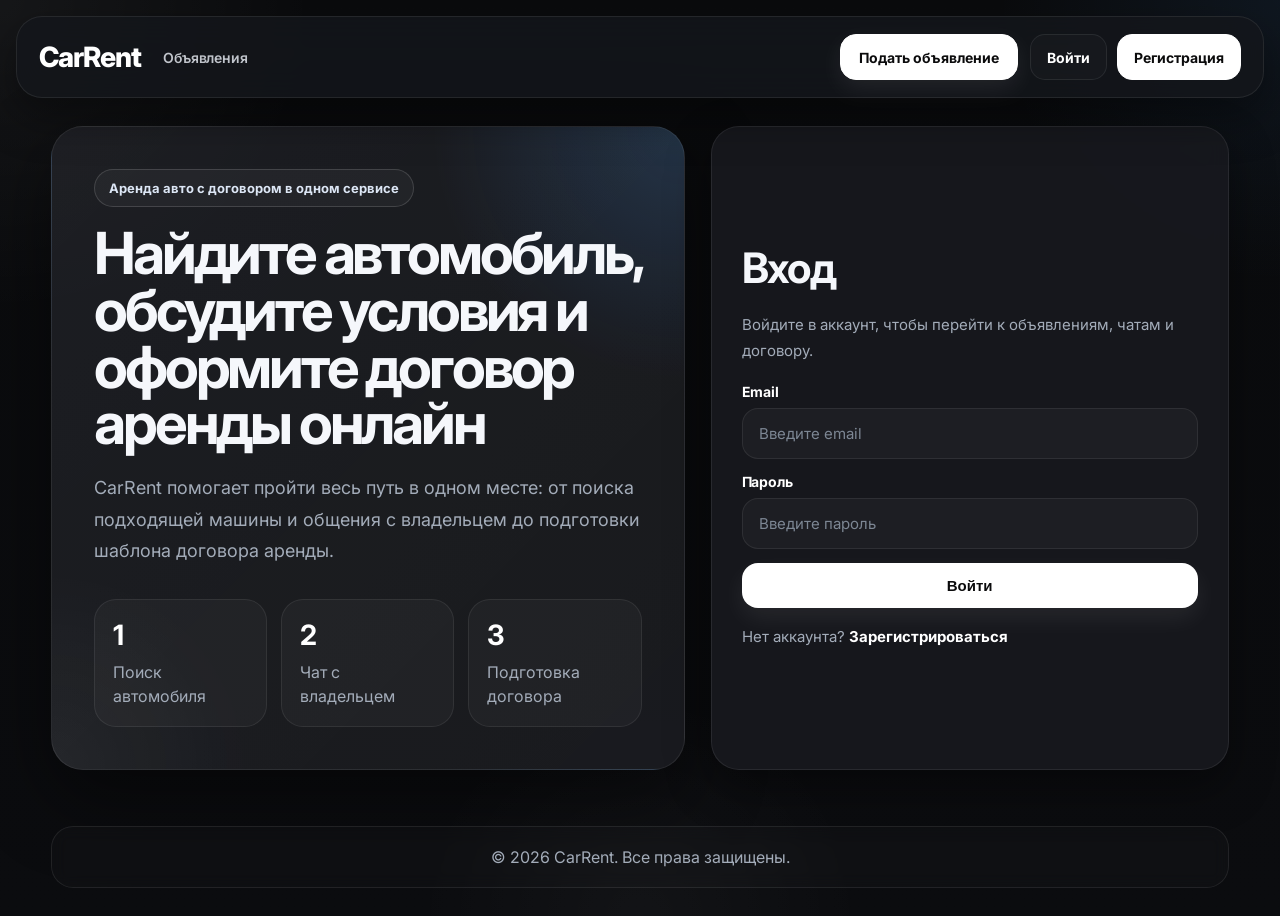
<file: car-rent-site2.0/index.html>
<!DOCTYPE html>
<html lang="ru">
<head>
    <meta charset="UTF-8">
    <meta name="viewport" content="width=device-width, initial-scale=1.0">
    <title>CarRent - Вход</title>
    <link rel="stylesheet" href="style.css">
    <link rel="preconnect" href="https://fonts.googleapis.com">
    <link rel="preconnect" href="https://fonts.gstatic.com" crossorigin>
    <link href="https://fonts.googleapis.com/css2?family=Inter:wght@400;500;600;700;800&display=swap" rel="stylesheet">
</head>
<body>

<header class="site-header">
    <div class="header-inner">
        <a href="listings.html" class="logo">CarRent</a>

        <nav class="main-nav">
            <a href="listings.html" class="nav-link">Объявления</a>
        </nav>

        <div class="header-actions">
            <a href="add-car.html" class="header-add-btn">Подать объявление</a>

            <div class="guest-actions">
                <a href="index.html" class="guest-link">Войти</a>
                <a href="register.html" class="guest-link guest-link-primary">Регистрация</a>
            </div>
        </div>
    </div>
</header>

<div class="container">
    <section class="hero-auth">
        <div class="hero-auth__content">
            <div class="hero-auth__badge">Аренда авто с договором в одном сервисе</div>

            <h1>Найдите автомобиль, обсудите условия и оформите договор аренды онлайн</h1>

            <p>
                CarRent помогает пройти весь путь в одном месте:
                от поиска подходящей машины и общения с владельцем
                до подготовки шаблона договора аренды.
            </p>

            <div class="hero-auth__features">
                <div class="hero-auth__feature">
                    <strong>1</strong>
                    <span>Поиск автомобиля</span>
                </div>
                <div class="hero-auth__feature">
                    <strong>2</strong>
                    <span>Чат с владельцем</span>
                </div>
                <div class="hero-auth__feature">
                    <strong>3</strong>
                    <span>Подготовка договора</span>
                </div>
            </div>
        </div>

        <div class="hero-auth__form form-box">
            <div class="page-top">
                <h1>Вход</h1>
            </div>

            <p class="page-desc" style="margin-bottom: 20px;">
                Войдите в аккаунт, чтобы перейти к объявлениям, чатам и договору.
            </p>

            <form>
                <label for="loginEmail">Email</label>
                <input id="loginEmail" name="email" type="email" placeholder="Введите email">

                <label for="loginPassword">Пароль</label>
                <input id="loginPassword" name="password" type="password" placeholder="Введите пароль">

                <button type="submit" class="btn" style="width: 100%;">Войти</button>
            </form>

            <p class="form-note" style="margin-top: 16px;">
                Нет аккаунта?
                <a href="register.html" style="color: #fff; font-weight: 700;">Зарегистрироваться</a>
            </p>
        </div>
    </section>
</div>

<div class="footer">© 2026 CarRent. Все права защищены.</div>

</body>
</html>
</file>
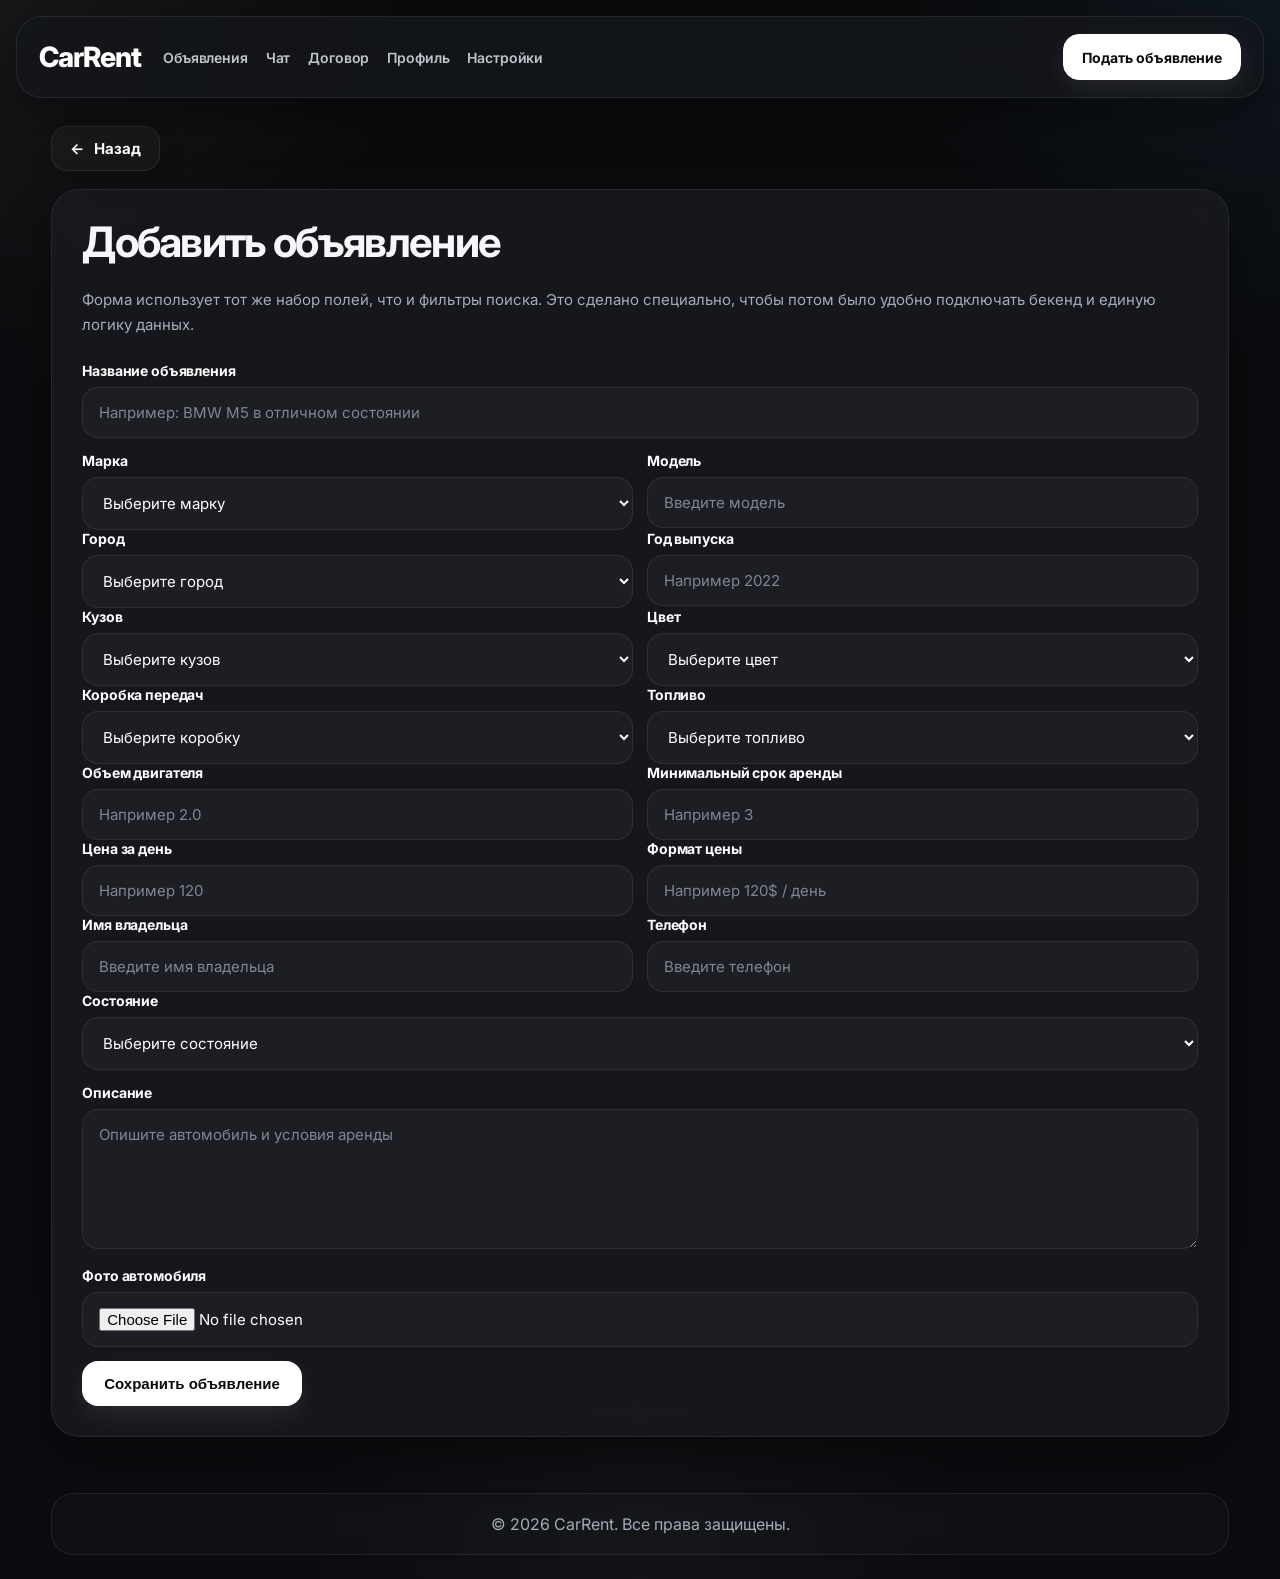
<file: car-rent-site2.0/add-car.html>
<!DOCTYPE html>
<html lang="ru">
<head>
    <meta charset="UTF-8">
    <meta name="viewport" content="width=device-width, initial-scale=1.0">
    <title>CarRent - Добавить объявление</title>
    <link rel="stylesheet" href="style.css">
    <link rel="preconnect" href="https://fonts.googleapis.com">
    <link rel="preconnect" href="https://fonts.gstatic.com" crossorigin>
    <link href="https://fonts.googleapis.com/css2?family=Inter:wght@400;500;600;700;800&display=swap" rel="stylesheet">
</head>
<body>

<header class="site-header">
    <div class="header-inner">
        <a href="listings.html" class="logo">CarRent</a>

        <nav class="main-nav">
            <a href="listings.html" class="nav-link">Объявления</a>
            <a href="chat.html" class="nav-link">Чат</a>
            <a href="contract.html" class="nav-link">Договор</a>
            <a href="profile.html" class="nav-link">Профиль</a>
            <a href="settings.html" class="nav-link">Настройки</a>
        </nav>

        <div class="header-actions">
            <a href="add-car.html" class="header-add-btn">Подать объявление</a>
        </div>
    </div>
</header>

<div class="container">
    <div class="back-row">
        <a href="javascript:history.back()" class="back-button">
            <span>←</span>
            <span>Назад</span>
        </a>
    </div>

    <section class="add-car-box">
        <div class="page-top">
            <h1>Добавить объявление</h1>
        </div>

        <p class="page-desc" style="margin-bottom: 24px;">
            Форма использует тот же набор полей, что и фильтры поиска. Это сделано специально,
            чтобы потом было удобно подключать бекенд и единую логику данных.
        </p>

        <form>
            <label for="carTitle">Название объявления</label>
            <input id="carTitle" name="title" type="text" placeholder="Например: BMW M5 в отличном состоянии">

            <div class="form-grid">
                <div>
                    <label for="carBrand">Марка</label>
                    <select id="carBrand" name="brand">
                        <option value="">Выберите марку</option>
                        <option>BMW</option>
                        <option>Audi</option>
                        <option>Mercedes</option>
                        <option>Toyota</option>
                        <option>Kia</option>
                        <option>Hyundai</option>
                        <option>Lexus</option>
                    </select>
                </div>

                <div>
                    <label for="carModel">Модель</label>
                    <input id="carModel" name="model" type="text" placeholder="Введите модель">
                </div>
            </div>

            <div class="form-grid">
                <div>
                    <label for="carCity">Город</label>
                    <select id="carCity" name="city">
                        <option value="">Выберите город</option>
                        <option>Ереван</option>
                        <option>Гюмри</option>
                        <option>Ванадзор</option>
                    </select>
                </div>

                <div>
                    <label for="carYear">Год выпуска</label>
                    <input id="carYear" name="year" type="number" placeholder="Например 2022">
                </div>
            </div>

            <div class="form-grid">
                <div>
                    <label for="carBodyType">Кузов</label>
                    <select id="carBodyType" name="body_type">
                        <option value="">Выберите кузов</option>
                        <option>Седан</option>
                        <option>Кроссовер</option>
                        <option>Внедорожник</option>
                        <option>Купе</option>
                        <option>Хэтчбек</option>
                    </select>
                </div>

                <div>
                    <label for="carColor">Цвет</label>
                    <select id="carColor" name="color">
                        <option value="">Выберите цвет</option>
                        <option>Черный</option>
                        <option>Белый</option>
                        <option>Серый</option>
                        <option>Синий</option>
                        <option>Красный</option>
                    </select>
                </div>
            </div>

            <div class="form-grid">
                <div>
                    <label for="carTransmission">Коробка передач</label>
                    <select id="carTransmission" name="transmission">
                        <option value="">Выберите коробку</option>
                        <option>Автомат</option>
                        <option>Механика</option>
                    </select>
                </div>

                <div>
                    <label for="carFuel">Топливо</label>
                    <select id="carFuel" name="fuel">
                        <option value="">Выберите топливо</option>
                        <option>Бензин</option>
                        <option>Дизель</option>
                        <option>Гибрид</option>
                        <option>Электро</option>
                    </select>
                </div>
            </div>

            <div class="form-grid">
                <div>
                    <label for="carEngine">Объем двигателя</label>
                    <input id="carEngine" name="engine" type="text" placeholder="Например 2.0">
                </div>

                <div>
                    <label for="carMinTerm">Минимальный срок аренды</label>
                    <input id="carMinTerm" name="min_term" type="number" placeholder="Например 3">
                </div>
            </div>

            <div class="form-grid">
                <div>
                    <label for="carPriceNum">Цена за день</label>
                    <input id="carPriceNum" name="price_num" type="number" placeholder="Например 120">
                </div>

                <div>
                    <label for="carPriceText">Формат цены</label>
                    <input id="carPriceText" name="price_text" type="text" placeholder="Например 120$ / день">
                </div>
            </div>

            <div class="form-grid">
                <div>
                    <label for="carOwner">Имя владельца</label>
                    <input id="carOwner" name="owner" type="text" placeholder="Введите имя владельца">
                </div>

                <div>
                    <label for="carPhone">Телефон</label>
                    <input id="carPhone" name="phone" type="text" placeholder="Введите телефон">
                </div>
            </div>

            <label for="carCondition">Состояние</label>
            <select id="carCondition" name="condition">
                <option value="">Выберите состояние</option>
                <option>Отличное</option>
                <option>Хорошее</option>
                <option>Есть недочеты</option>
            </select>

            <label for="carDescription">Описание</label>
            <textarea id="carDescription" name="description" placeholder="Опишите автомобиль и условия аренды"></textarea>

            <label for="carPhoto">Фото автомобиля</label>
            <input id="carPhoto" name="photo" type="file">

            <button type="submit">Сохранить объявление</button>
        </form>
    </section>
</div>

<div class="footer">© 2026 CarRent. Все права защищены.</div>

</body>
</html>
</file>
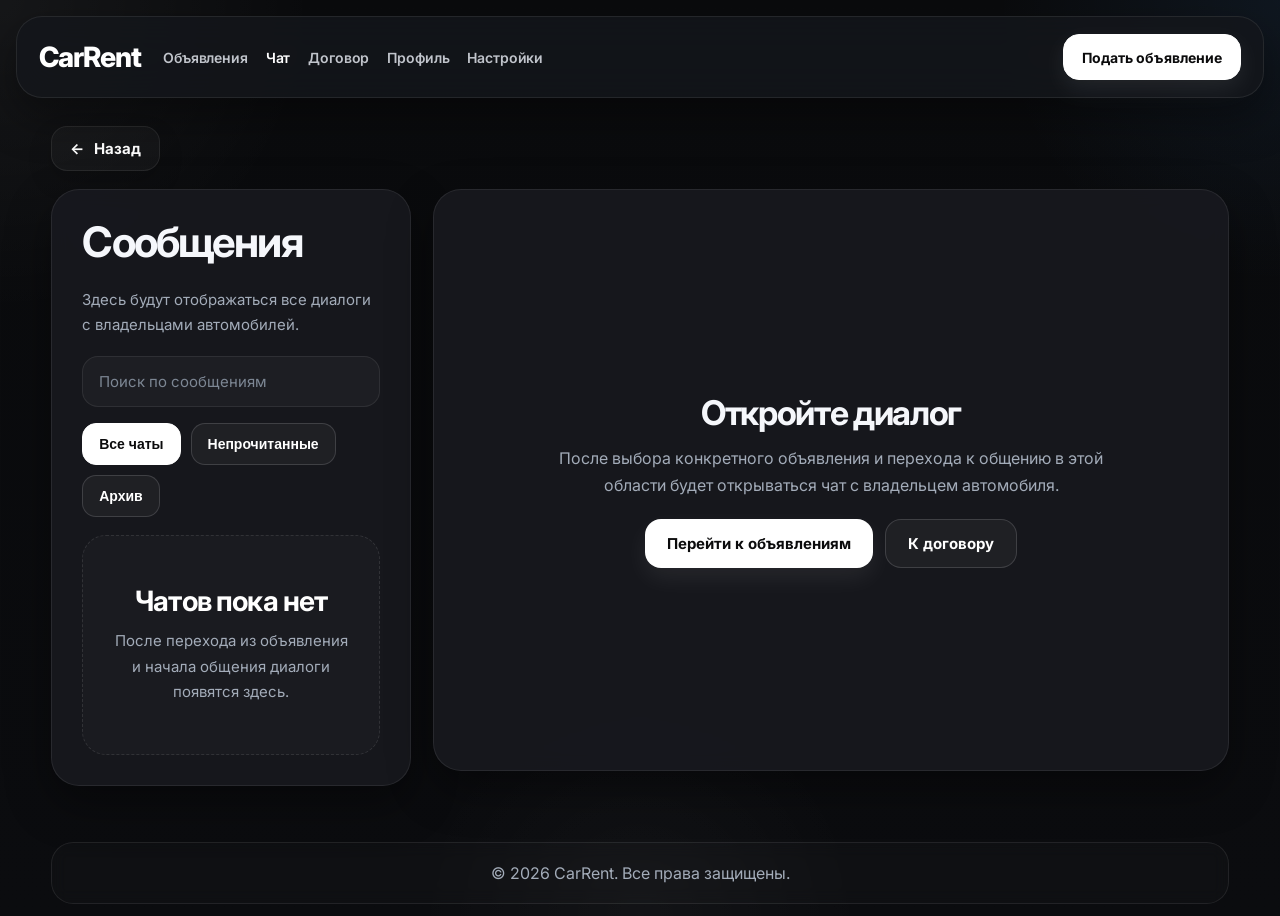
<file: car-rent-site2.0/chat.html>
<!DOCTYPE html>
<html lang="ru">
<head>
    <meta charset="UTF-8">
    <meta name="viewport" content="width=device-width, initial-scale=1.0">
    <title>CarRent - Чат</title>
    <link rel="stylesheet" href="style.css">
    <link rel="preconnect" href="https://fonts.googleapis.com">
    <link rel="preconnect" href="https://fonts.gstatic.com" crossorigin>
    <link href="https://fonts.googleapis.com/css2?family=Inter:wght@400;500;600;700;800&display=swap" rel="stylesheet">
</head>
<body>

<header class="site-header">
    <div class="header-inner">
        <a href="listings.html" class="logo">CarRent</a>

        <nav class="main-nav">
            <a href="listings.html" class="nav-link">Объявления</a>
            <a href="chat.html" class="nav-link active">Чат</a>
            <a href="contract.html" class="nav-link">Договор</a>
            <a href="profile.html" class="nav-link">Профиль</a>
            <a href="settings.html" class="nav-link">Настройки</a>
        </nav>

        <div class="header-actions">
            <a href="add-car.html" class="header-add-btn">Подать объявление</a>
        </div>
    </div>
</header>

<div class="container">
    <div class="back-row">
        <a href="javascript:history.back()" class="back-button">
            <span>←</span>
            <span>Назад</span>
        </a>
    </div>

    <div class="desktop-chat-layout">
        <aside class="desktop-chat-sidebar">
            <section class="desktop-chat-panel">
                <div class="page-top">
                    <h1>Сообщения</h1>
                </div>

                <p class="page-desc" style="margin-bottom: 18px;">
                    Здесь будут отображаться все диалоги с владельцами автомобилей.
                </p>

                <div class="desktop-chat-search">
                    <input type="text" placeholder="Поиск по сообщениям">
                </div>

                <div class="desktop-chat-filters">
                    <button type="button" class="chat-filter-btn active">Все чаты</button>
                    <button type="button" class="chat-filter-btn">Непрочитанные</button>
                    <button type="button" class="chat-filter-btn">Архив</button>
                </div>

                <div class="empty-state small-empty">
                    <h2>Чатов пока нет</h2>
                    <p>После перехода из объявления и начала общения диалоги появятся здесь.</p>
                </div>
            </section>
        </aside>

        <main class="desktop-chat-main">
            <section class="desktop-chat-panel">
                <div class="desktop-chat-placeholder">
                    <h2>Откройте диалог</h2>
                    <p>
                        После выбора конкретного объявления и перехода к общению
                        в этой области будет открываться чат с владельцем автомобиля.
                    </p>

                    <div class="desktop-chat-actions">
                        <a href="listings.html" class="btn">Перейти к объявлениям</a>
                        <a href="contract.html" class="btn btn-outline dark-outline-btn">К договору</a>
                    </div>
                </div>
            </section>
        </main>
    </div>
</div>

<div class="footer">© 2026 CarRent. Все права защищены.</div>

</body>
</html>
</file>
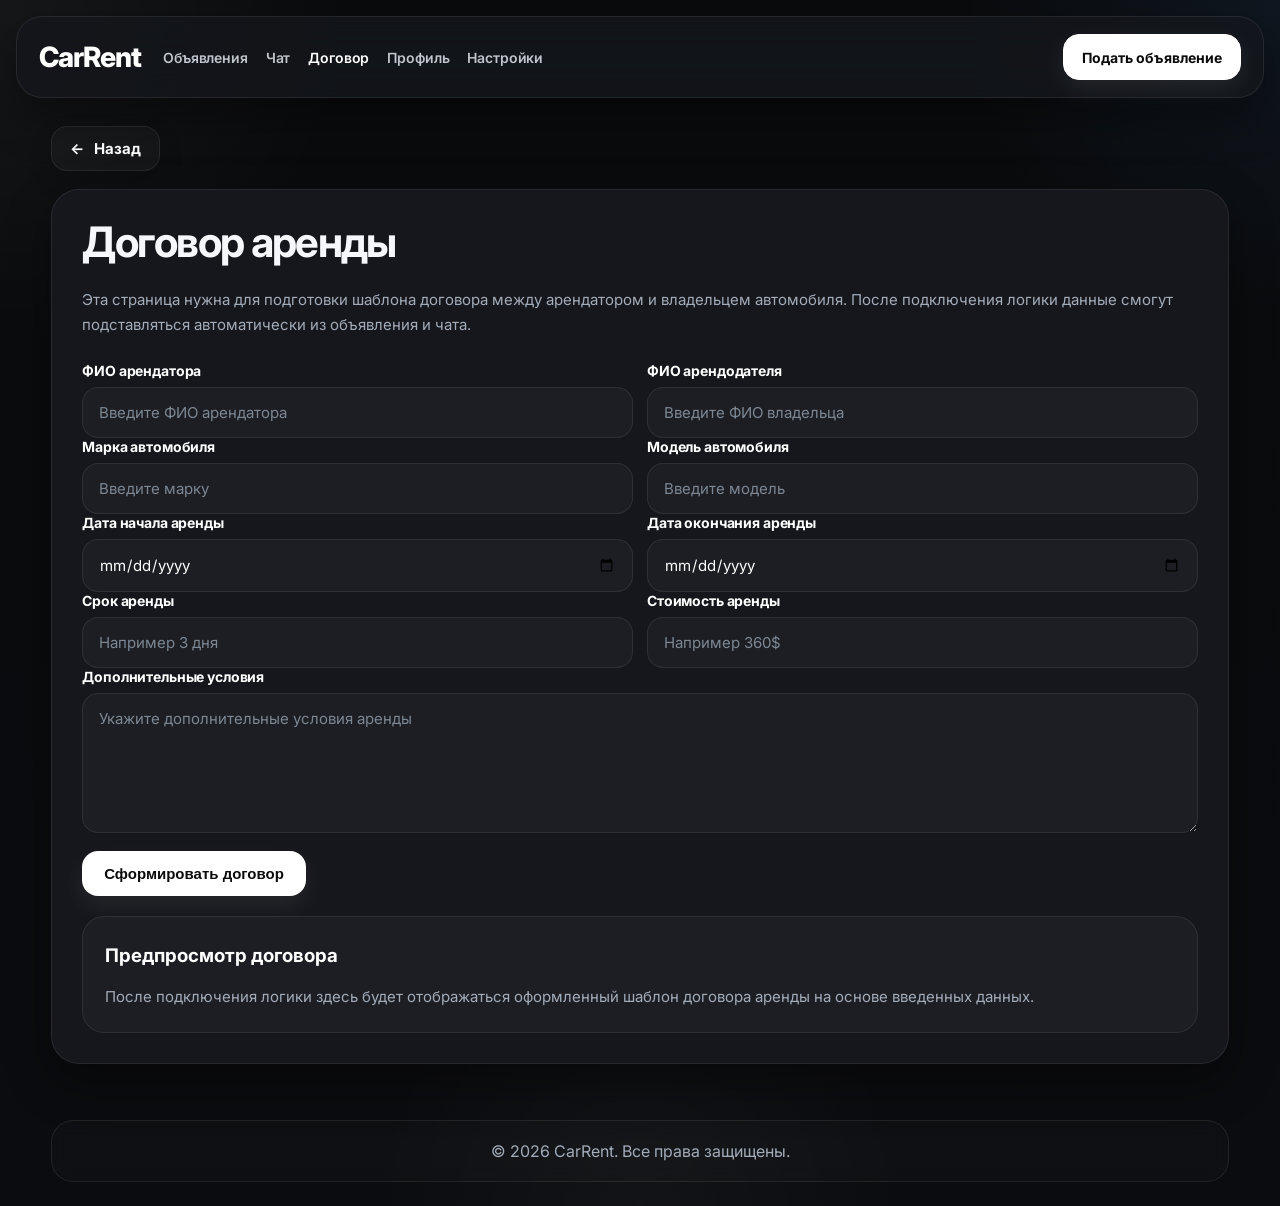
<file: car-rent-site2.0/contract.html>
<!DOCTYPE html>
<html lang="ru">
<head>
    <meta charset="UTF-8">
    <meta name="viewport" content="width=device-width, initial-scale=1.0">
    <title>CarRent - Договор аренды</title>
    <link rel="stylesheet" href="style.css">
    <link rel="preconnect" href="https://fonts.googleapis.com">
    <link rel="preconnect" href="https://fonts.gstatic.com" crossorigin>
    <link href="https://fonts.googleapis.com/css2?family=Inter:wght@400;500;600;700;800&display=swap" rel="stylesheet">
</head>
<body>

<header class="site-header">
    <div class="header-inner">
        <a href="listings.html" class="logo">CarRent</a>

        <nav class="main-nav">
            <a href="listings.html" class="nav-link">Объявления</a>
            <a href="chat.html" class="nav-link">Чат</a>
            <a href="contract.html" class="nav-link active">Договор</a>
            <a href="profile.html" class="nav-link">Профиль</a>
            <a href="settings.html" class="nav-link">Настройки</a>
        </nav>

        <div class="header-actions">
            <a href="add-car.html" class="header-add-btn">Подать объявление</a>
        </div>
    </div>
</header>

<div class="container">
    <div class="back-row">
        <a href="javascript:history.back()" class="back-button">
            <span>←</span>
            <span>Назад</span>
        </a>
    </div>

    <section class="contract-box">
        <div class="page-top">
            <h1>Договор аренды</h1>
        </div>

        <p class="page-desc" style="margin-bottom: 24px;">
            Эта страница нужна для подготовки шаблона договора между арендатором и владельцем автомобиля.
            После подключения логики данные смогут подставляться автоматически из объявления и чата.
        </p>

        <form>
            <div class="form-grid">
                <div>
                    <label for="tenantName">ФИО арендатора</label>
                    <input id="tenantName" name="tenant_name" type="text" placeholder="Введите ФИО арендатора">
                </div>

                <div>
                    <label for="ownerName">ФИО арендодателя</label>
                    <input id="ownerName" name="owner_name" type="text" placeholder="Введите ФИО владельца">
                </div>
            </div>

            <div class="form-grid">
                <div>
                    <label for="carBrand">Марка автомобиля</label>
                    <input id="carBrand" name="car_brand" type="text" placeholder="Введите марку">
                </div>

                <div>
                    <label for="carModel">Модель автомобиля</label>
                    <input id="carModel" name="car_model" type="text" placeholder="Введите модель">
                </div>
            </div>

            <div class="form-grid">
                <div>
                    <label for="rentStart">Дата начала аренды</label>
                    <input id="rentStart" name="rent_start" type="date">
                </div>

                <div>
                    <label for="rentEnd">Дата окончания аренды</label>
                    <input id="rentEnd" name="rent_end" type="date">
                </div>
            </div>

            <div class="form-grid">
                <div>
                    <label for="rentTerm">Срок аренды</label>
                    <input id="rentTerm" name="rent_term" type="text" placeholder="Например 3 дня">
                </div>

                <div>
                    <label for="rentPrice">Стоимость аренды</label>
                    <input id="rentPrice" name="rent_price" type="text" placeholder="Например 360$">
                </div>
            </div>

            <label for="extraConditions">Дополнительные условия</label>
            <textarea id="extraConditions" name="extra_conditions" placeholder="Укажите дополнительные условия аренды"></textarea>

            <button type="submit">Сформировать договор</button>
        </form>

        <div class="contract-preview">
            <h3>Предпросмотр договора</h3>
            <p>
                После подключения логики здесь будет отображаться оформленный шаблон договора аренды
                на основе введенных данных.
            </p>
        </div>
    </section>
</div>

<div class="footer">© 2026 CarRent. Все права защищены.</div>

</body>
</html>
</file>
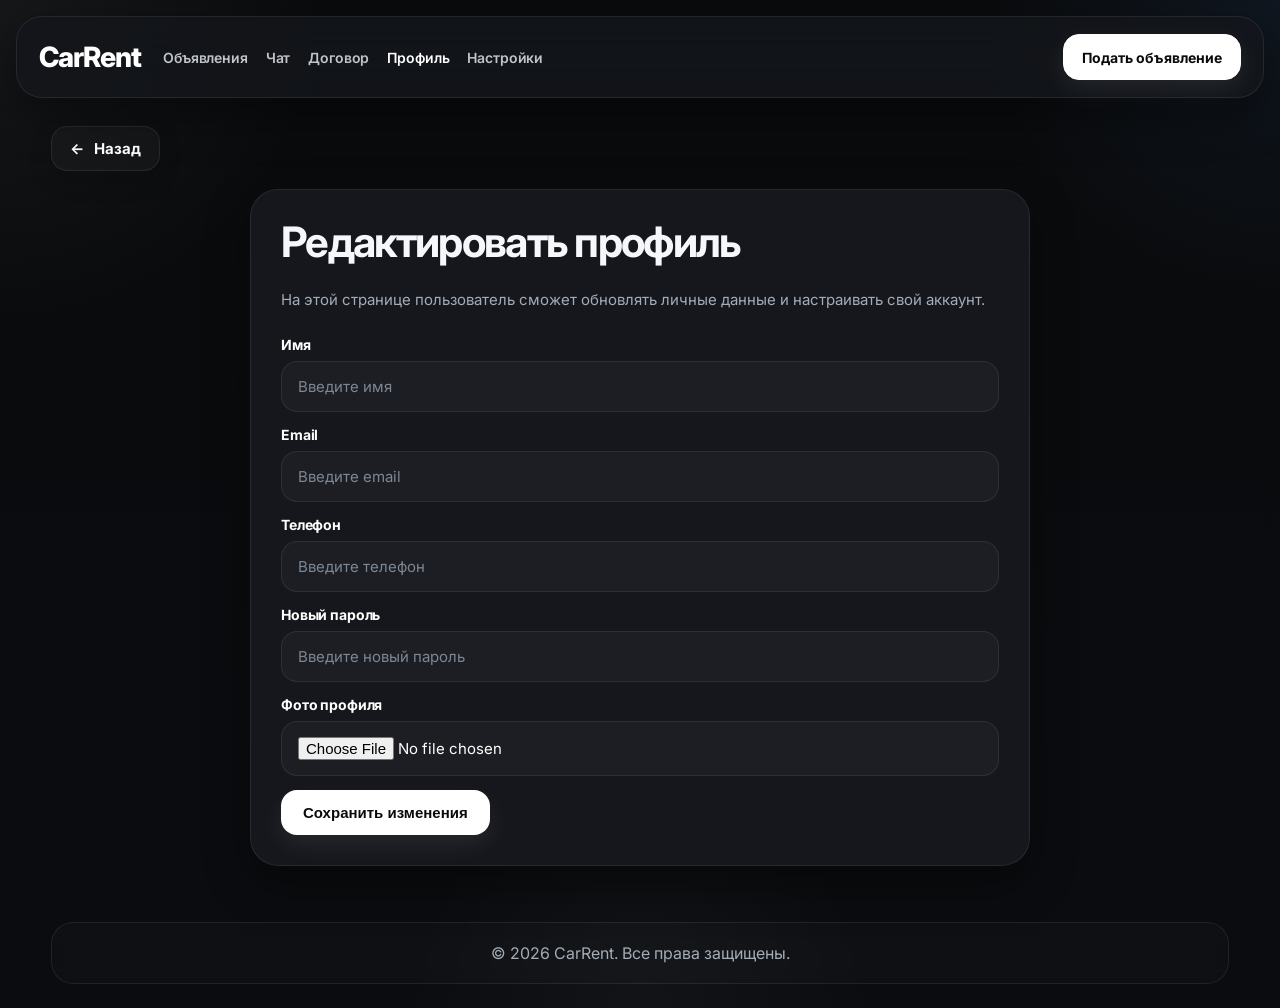
<file: car-rent-site2.0/edit-profile.html>
<!DOCTYPE html>
<html lang="ru">
<head>
    <meta charset="UTF-8">
    <meta name="viewport" content="width=device-width, initial-scale=1.0">
    <title>CarRent - Редактировать профиль</title>
    <link rel="stylesheet" href="style.css">
    <link rel="preconnect" href="https://fonts.googleapis.com">
    <link rel="preconnect" href="https://fonts.gstatic.com" crossorigin>
    <link href="https://fonts.googleapis.com/css2?family=Inter:wght@400;500;600;700;800&display=swap" rel="stylesheet">
</head>
<body>

<header class="site-header">
    <div class="header-inner">
        <a href="listings.html" class="logo">CarRent</a>

        <nav class="main-nav">
            <a href="listings.html" class="nav-link">Объявления</a>
            <a href="chat.html" class="nav-link">Чат</a>
            <a href="contract.html" class="nav-link">Договор</a>
            <a href="profile.html" class="nav-link active">Профиль</a>
            <a href="settings.html" class="nav-link">Настройки</a>
        </nav>

        <div class="header-actions">
            <a href="add-car.html" class="header-add-btn">Подать объявление</a>
        </div>
    </div>
</header>

<div class="container">
    <div class="back-row">
        <a href="javascript:history.back()" class="back-button">
            <span>←</span>
            <span>Назад</span>
        </a>
    </div>

    <section class="edit-box" style="max-width: 780px; margin: 0 auto;">
        <div class="page-top">
            <h1>Редактировать профиль</h1>
        </div>

        <p class="page-desc" style="margin-bottom: 24px;">
            На этой странице пользователь сможет обновлять личные данные и настраивать свой аккаунт.
        </p>

        <form>
            <label for="editName">Имя</label>
            <input id="editName" name="name" type="text" placeholder="Введите имя">

            <label for="editEmail">Email</label>
            <input id="editEmail" name="email" type="email" placeholder="Введите email">

            <label for="editPhone">Телефон</label>
            <input id="editPhone" name="phone" type="text" placeholder="Введите телефон">

            <label for="editPassword">Новый пароль</label>
            <input id="editPassword" name="password" type="password" placeholder="Введите новый пароль">

            <label for="editPhoto">Фото профиля</label>
            <input id="editPhoto" name="photo" type="file">

            <button type="submit">Сохранить изменения</button>
        </form>
    </section>
</div>

<div class="footer">© 2026 CarRent. Все права защищены.</div>

</body>
</html>
</file>
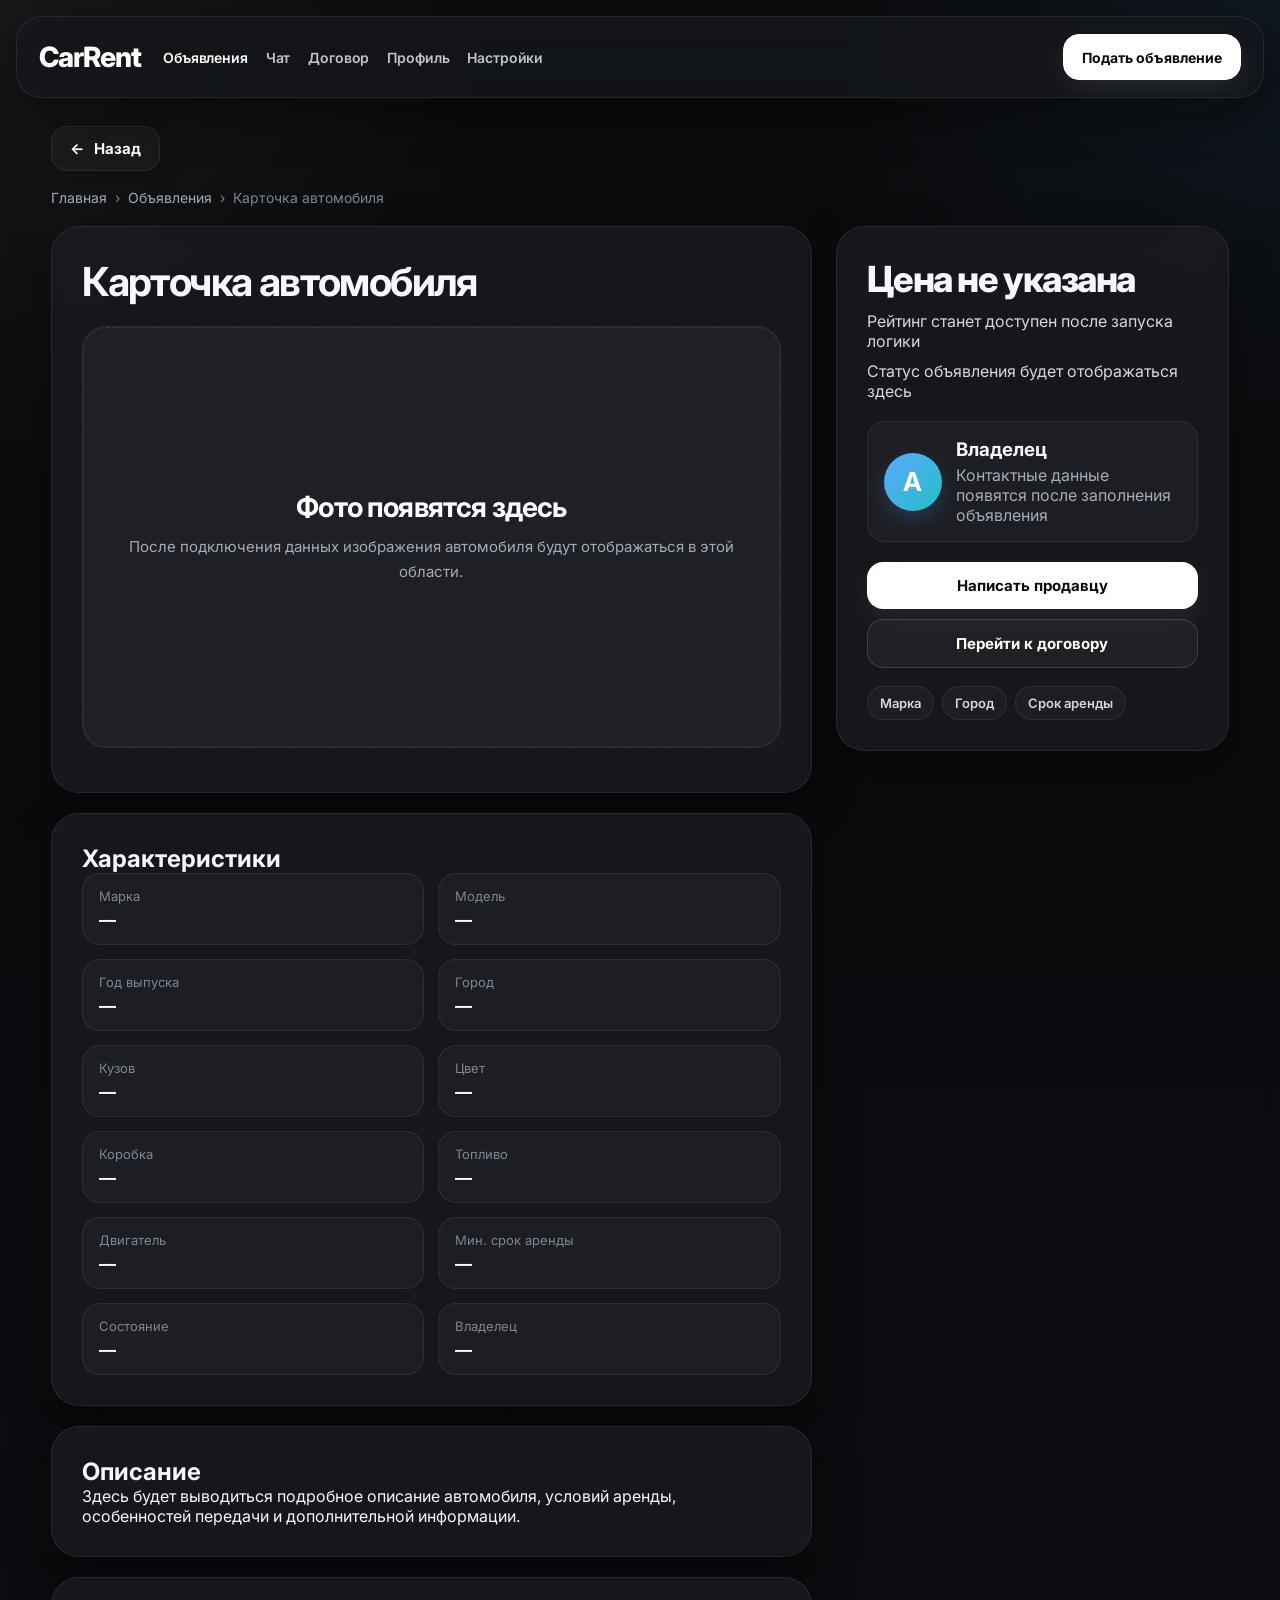
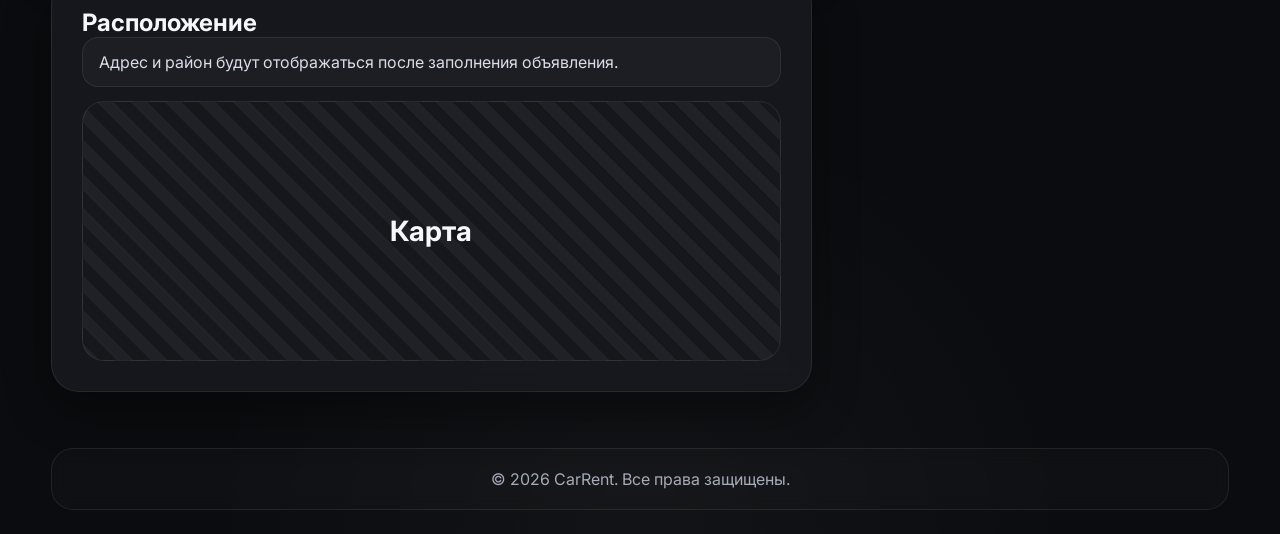
<file: car-rent-site2.0/listing-details.html>
<!DOCTYPE html>
<html lang="ru">
<head>
    <meta charset="UTF-8">
    <meta name="viewport" content="width=device-width, initial-scale=1.0">
    <title>CarRent - Карточка объявления</title>
    <link rel="stylesheet" href="style.css">
    <link rel="preconnect" href="https://fonts.googleapis.com">
    <link rel="preconnect" href="https://fonts.gstatic.com" crossorigin>
    <link href="https://fonts.googleapis.com/css2?family=Inter:wght@400;500;600;700;800&display=swap" rel="stylesheet">
</head>
<body>

<header class="site-header">
    <div class="header-inner">
        <a href="listings.html" class="logo">CarRent</a>

        <nav class="main-nav">
            <a href="listings.html" class="nav-link active">Объявления</a>
            <a href="chat.html" class="nav-link">Чат</a>
            <a href="contract.html" class="nav-link">Договор</a>
            <a href="profile.html" class="nav-link">Профиль</a>
            <a href="settings.html" class="nav-link">Настройки</a>
        </nav>

        <div class="header-actions">
            <a href="add-car.html" class="header-add-btn">Подать объявление</a>
        </div>
    </div>
</header>

<div class="container">
    <div class="back-row">
        <a href="javascript:history.back()" class="back-button">
            <span>←</span>
            <span>Назад</span>
        </a>
    </div>

    <div class="listing-breadcrumbs">
        <a href="listings.html">Главная</a>
        <span>›</span>
        <a href="listings.html">Объявления</a>
        <span>›</span>
        <span>Карточка автомобиля</span>
    </div>

    <div class="listing-details-layout">
        <div class="listing-main-column">
            <section class="listing-gallery-card">
                <h1>Карточка автомобиля</h1>

                <div class="listing-main-image-wrap">
                    <div class="empty-state listing-main-image-empty">
                        <h2>Фото появятся здесь</h2>
                        <p>После подключения данных изображения автомобиля будут отображаться в этой области.</p>
                    </div>
                </div>
            </section>

            <section class="listing-info-card">
                <h2>Характеристики</h2>

                <div class="listing-specs-grid">
                    <div class="listing-spec-item"><span>Марка</span><strong>—</strong></div>
                    <div class="listing-spec-item"><span>Модель</span><strong>—</strong></div>
                    <div class="listing-spec-item"><span>Год выпуска</span><strong>—</strong></div>
                    <div class="listing-spec-item"><span>Город</span><strong>—</strong></div>
                    <div class="listing-spec-item"><span>Кузов</span><strong>—</strong></div>
                    <div class="listing-spec-item"><span>Цвет</span><strong>—</strong></div>
                    <div class="listing-spec-item"><span>Коробка</span><strong>—</strong></div>
                    <div class="listing-spec-item"><span>Топливо</span><strong>—</strong></div>
                    <div class="listing-spec-item"><span>Двигатель</span><strong>—</strong></div>
                    <div class="listing-spec-item"><span>Мин. срок аренды</span><strong>—</strong></div>
                    <div class="listing-spec-item"><span>Состояние</span><strong>—</strong></div>
                    <div class="listing-spec-item"><span>Владелец</span><strong>—</strong></div>
                </div>
            </section>

            <section class="listing-info-card">
                <h2>Описание</h2>
                <p>
                    Здесь будет выводиться подробное описание автомобиля,
                    условий аренды, особенностей передачи и дополнительной информации.
                </p>
            </section>

            <section class="listing-info-card">
                <h2>Расположение</h2>

                <div class="listing-location-box">
                    <div class="listing-location-top">
                        Адрес и район будут отображаться после заполнения объявления.
                    </div>

                    <div class="listing-map-placeholder">
                        <span>Карта</span>
                    </div>
                </div>
            </section>
        </div>

        <aside class="listing-side-column">
            <section class="listing-price-card">
                <div class="listing-price">Цена не указана</div>
                <div class="listing-rating-line">Рейтинг станет доступен после запуска логики</div>
                <div class="listing-status-line">Статус объявления будет отображаться здесь</div>

                <div class="listing-owner-card">
                    <div class="listing-owner-avatar">A</div>
                    <div>
                        <h3>Владелец</h3>
                        <p>Контактные данные появятся после заполнения объявления</p>
                    </div>
                </div>

                <div class="listing-side-actions">
                    <a href="chat.html" class="btn">Написать продавцу</a>
                    <a href="contract.html" class="btn btn-outline dark-outline-btn">Перейти к договору</a>
                </div>

                <div class="listing-side-tags">
                    <span>Марка</span>
                    <span>Город</span>
                    <span>Срок аренды</span>
                </div>
            </section>
        </aside>
    </div>
</div>

<div class="footer">© 2026 CarRent. Все права защищены.</div>

</body>
</html>
</file>
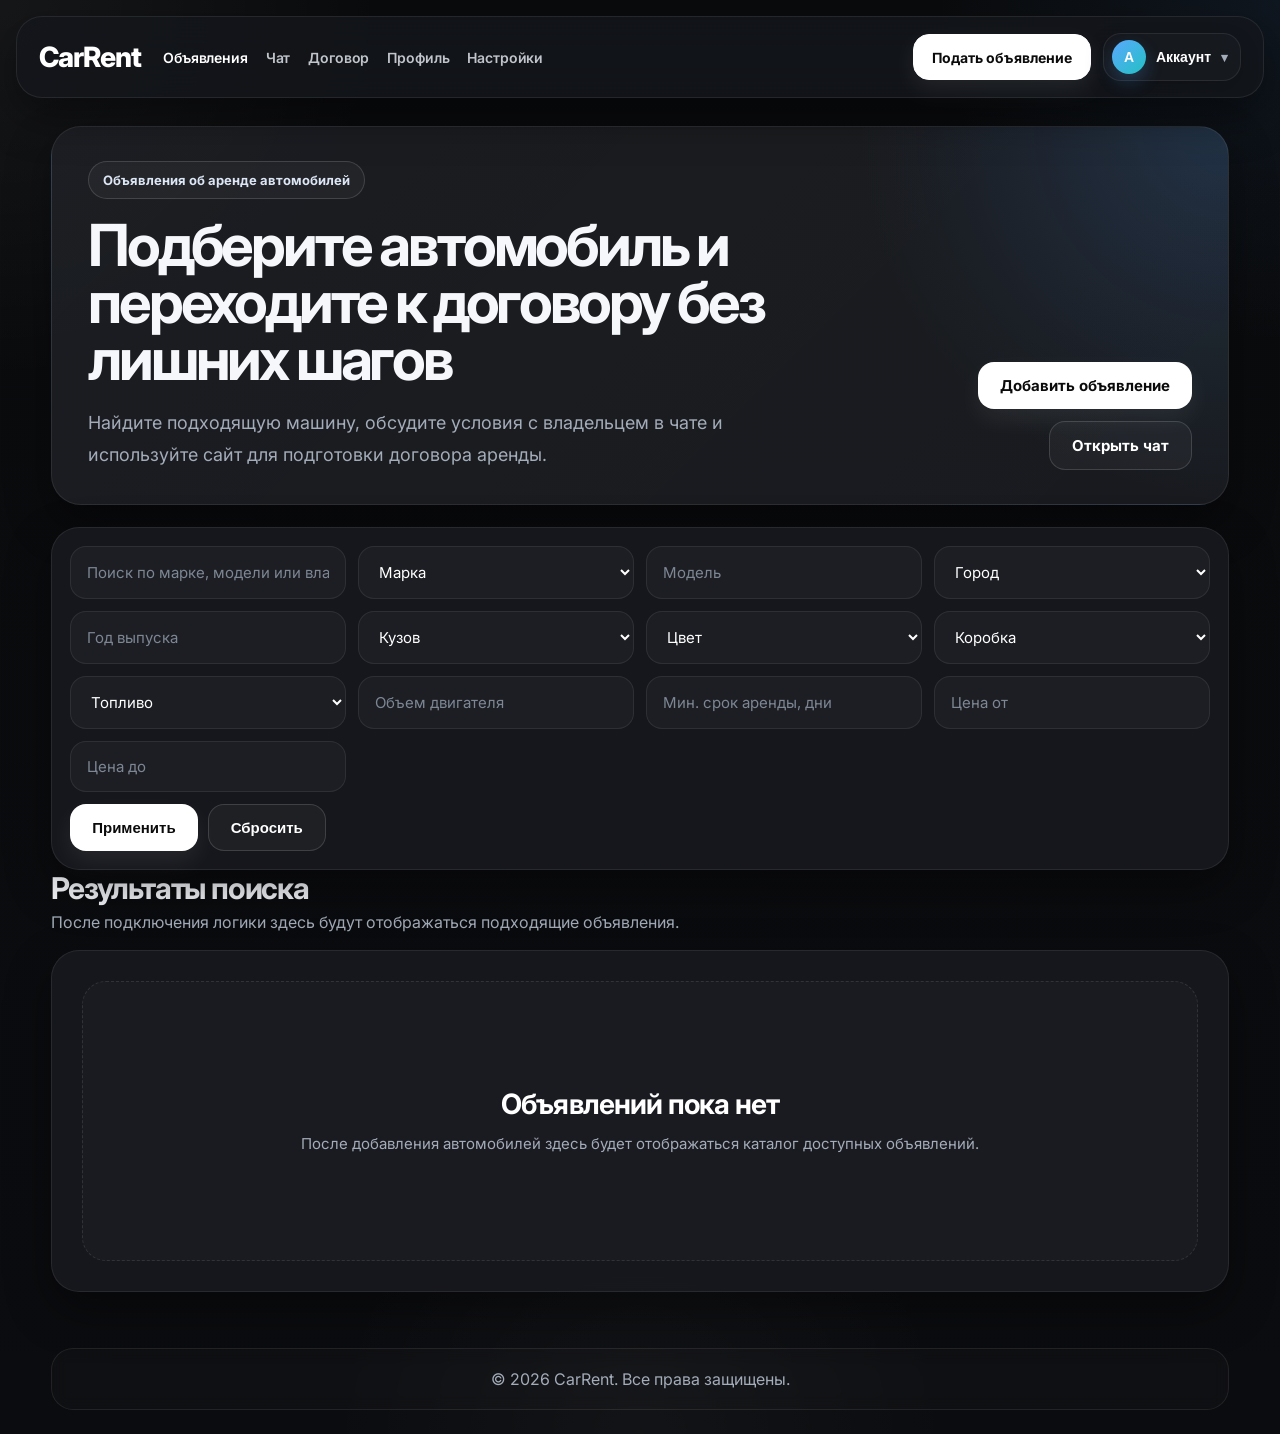
<file: car-rent-site2.0/listings.html>
<!DOCTYPE html>
<html lang="ru">
<head>
    <meta charset="UTF-8">
    <meta name="viewport" content="width=device-width, initial-scale=1.0">
    <title>CarRent - Объявления</title>
    <link rel="stylesheet" href="style.css">
    <link rel="preconnect" href="https://fonts.googleapis.com">
    <link rel="preconnect" href="https://fonts.gstatic.com" crossorigin>
    <link href="https://fonts.googleapis.com/css2?family=Inter:wght@400;500;600;700;800&display=swap" rel="stylesheet">
</head>
<body>

<header class="site-header">
    <div class="header-inner">
        <a href="listings.html" class="logo">CarRent</a>

        <nav class="main-nav">
            <a href="listings.html" class="nav-link active">Объявления</a>
            <a href="chat.html" class="nav-link">Чат</a>
            <a href="contract.html" class="nav-link">Договор</a>
            <a href="profile.html" class="nav-link">Профиль</a>
            <a href="settings.html" class="nav-link">Настройки</a>
        </nav>

        <div class="header-actions">
            <a href="add-car.html" class="header-add-btn">Подать объявление</a>

            <div class="profile-dropdown">
                <button class="profile-dropdown-toggle" type="button">
                    <span class="profile-avatar">A</span>
                    <span class="profile-name">Аккаунт</span>
                    <span class="profile-arrow">▾</span>
                </button>

                <div class="profile-dropdown-menu">
                    <a href="profile.html" class="profile-dropdown-item">
                        <span class="menu-icon">👤</span>
                        <span>Профиль</span>
                    </a>
                    <a href="settings.html" class="profile-dropdown-item">
                        <span class="menu-icon">⚙️</span>
                        <span>Настройки</span>
                    </a>
                    <div class="profile-dropdown-divider"></div>
                    <a href="index.html" class="profile-dropdown-item danger">
                        <span class="menu-icon">↩</span>
                        <span>Выйти</span>
                    </a>
                </div>
            </div>
        </div>
    </div>
</header>

<div class="container">
    <section class="listings-hero">
        <div class="listings-hero__content">
            <div class="listings-hero__badge">Объявления об аренде автомобилей</div>
            <h1>Подберите автомобиль и переходите к договору без лишних шагов</h1>
            <p>
                Найдите подходящую машину, обсудите условия с владельцем в чате
                и используйте сайт для подготовки договора аренды.
            </p>
        </div>

        <div class="listings-hero__actions">
            <a href="add-car.html" class="btn">Добавить объявление</a>
            <a href="chat.html" class="btn btn-outline dark-outline-btn">Открыть чат</a>
        </div>
    </section>

    <section class="filter-bar filter-bar-extended">
        <input type="text" id="searchInput" name="search" placeholder="Поиск по марке, модели или владельцу">

        <select id="brandFilter" name="brand">
            <option value="">Марка</option>
            <option>BMW</option>
            <option>Audi</option>
            <option>Mercedes</option>
            <option>Toyota</option>
            <option>Kia</option>
            <option>Hyundai</option>
            <option>Lexus</option>
        </select>

        <input type="text" id="modelFilter" name="model" placeholder="Модель">

        <select id="cityFilter" name="city">
            <option value="">Город</option>
            <option>Ереван</option>
            <option>Гюмри</option>
            <option>Ванадзор</option>
        </select>

        <input type="number" id="yearFilter" name="year" placeholder="Год выпуска">

        <select id="bodyTypeFilter" name="body_type">
            <option value="">Кузов</option>
            <option>Седан</option>
            <option>Кроссовер</option>
            <option>Внедорожник</option>
            <option>Купе</option>
            <option>Хэтчбек</option>
        </select>

        <select id="colorFilter" name="color">
            <option value="">Цвет</option>
            <option>Черный</option>
            <option>Белый</option>
            <option>Серый</option>
            <option>Синий</option>
            <option>Красный</option>
        </select>

        <select id="transmissionFilter" name="transmission">
            <option value="">Коробка</option>
            <option>Автомат</option>
            <option>Механика</option>
        </select>

        <select id="fuelFilter" name="fuel">
            <option value="">Топливо</option>
            <option>Бензин</option>
            <option>Дизель</option>
            <option>Гибрид</option>
            <option>Электро</option>
        </select>

        <input type="text" id="engineFilter" name="engine" placeholder="Объем двигателя">
        <input type="number" id="termFilter" name="min_term" placeholder="Мин. срок аренды, дни">
        <input type="number" id="priceMinFilter" name="price_min" placeholder="Цена от">
        <input type="number" id="priceMaxFilter" name="price_max" placeholder="Цена до">

        <div class="filter-actions">
            <button type="button">Применить</button>
            <button type="button" class="btn btn-outline dark-outline-btn">Сбросить</button>
        </div>
    </section>

    <section class="catalog-head">
        <div>
            <h2>Результаты поиска</h2>
            <p>После подключения логики здесь будут отображаться подходящие объявления.</p>
        </div>
    </section>

    <section class="page-shell">
        <div class="empty-state">
            <h2>Объявлений пока нет</h2>
            <p>После добавления автомобилей здесь будет отображаться каталог доступных объявлений.</p>
        </div>
    </section>
</div>

<div class="footer">© 2026 CarRent. Все права защищены.</div>

</body>
</html>
</file>
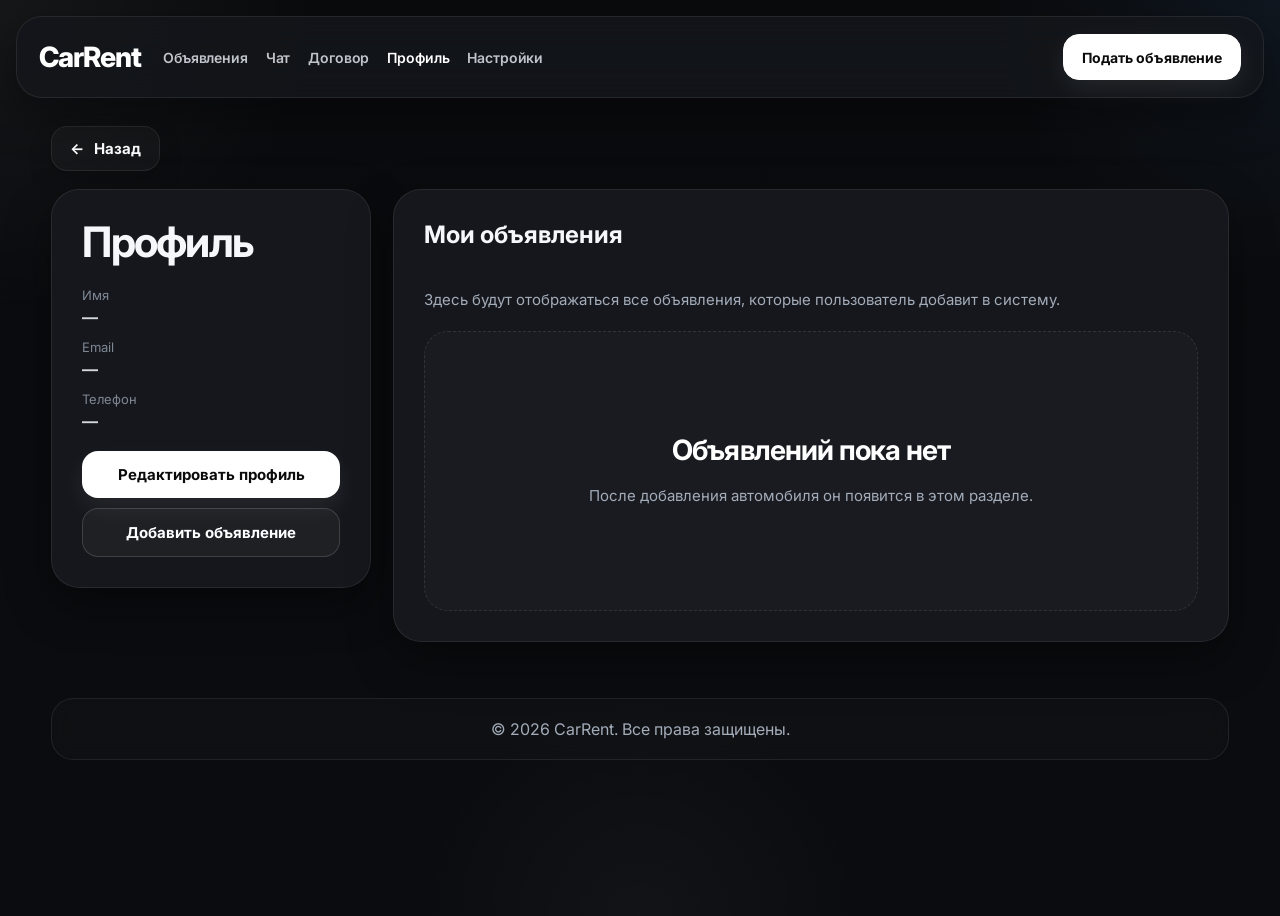
<file: car-rent-site2.0/profile.html>
<!DOCTYPE html>
<html lang="ru">
<head>
    <meta charset="UTF-8">
    <meta name="viewport" content="width=device-width, initial-scale=1.0">
    <title>CarRent - Профиль</title>
    <link rel="stylesheet" href="style.css">
    <link rel="preconnect" href="https://fonts.googleapis.com">
    <link rel="preconnect" href="https://fonts.gstatic.com" crossorigin>
    <link href="https://fonts.googleapis.com/css2?family=Inter:wght@400;500;600;700;800&display=swap" rel="stylesheet">
</head>
<body>

<header class="site-header">
    <div class="header-inner">
        <a href="listings.html" class="logo">CarRent</a>

        <nav class="main-nav">
            <a href="listings.html" class="nav-link">Объявления</a>
            <a href="chat.html" class="nav-link">Чат</a>
            <a href="contract.html" class="nav-link">Договор</a>
            <a href="profile.html" class="nav-link active">Профиль</a>
            <a href="settings.html" class="nav-link">Настройки</a>
        </nav>

        <div class="header-actions">
            <a href="add-car.html" class="header-add-btn">Подать объявление</a>
        </div>
    </div>
</header>

<div class="container">
    <div class="back-row">
        <a href="javascript:history.back()" class="back-button">
            <span>←</span>
            <span>Назад</span>
        </a>
    </div>

    <div class="profile-layout">
        <aside class="profile-card">
            <div class="page-top">
                <h1>Профиль</h1>
            </div>

            <div class="profile-info-list">
                <div class="profile-info-item">
                    <span>Имя</span>
                    <strong>—</strong>
                </div>

                <div class="profile-info-item">
                    <span>Email</span>
                    <strong>—</strong>
                </div>

                <div class="profile-info-item">
                    <span>Телефон</span>
                    <strong>—</strong>
                </div>
            </div>

            <div class="profile-actions">
                <a href="edit-profile.html" class="btn">Редактировать профиль</a>
                <a href="add-car.html" class="btn btn-outline dark-outline-btn">Добавить объявление</a>
            </div>
        </aside>

        <section class="profile-section">
            <div class="page-top">
                <h2>Мои объявления</h2>
            </div>

            <p class="page-desc" style="margin-bottom: 18px;">
                Здесь будут отображаться все объявления, которые пользователь добавит в систему.
            </p>

            <div class="empty-state">
                <h2>Объявлений пока нет</h2>
                <p>После добавления автомобиля он появится в этом разделе.</p>
            </div>
        </section>
    </div>
</div>

<div class="footer">© 2026 CarRent. Все права защищены.</div>

</body>
</html>
</file>
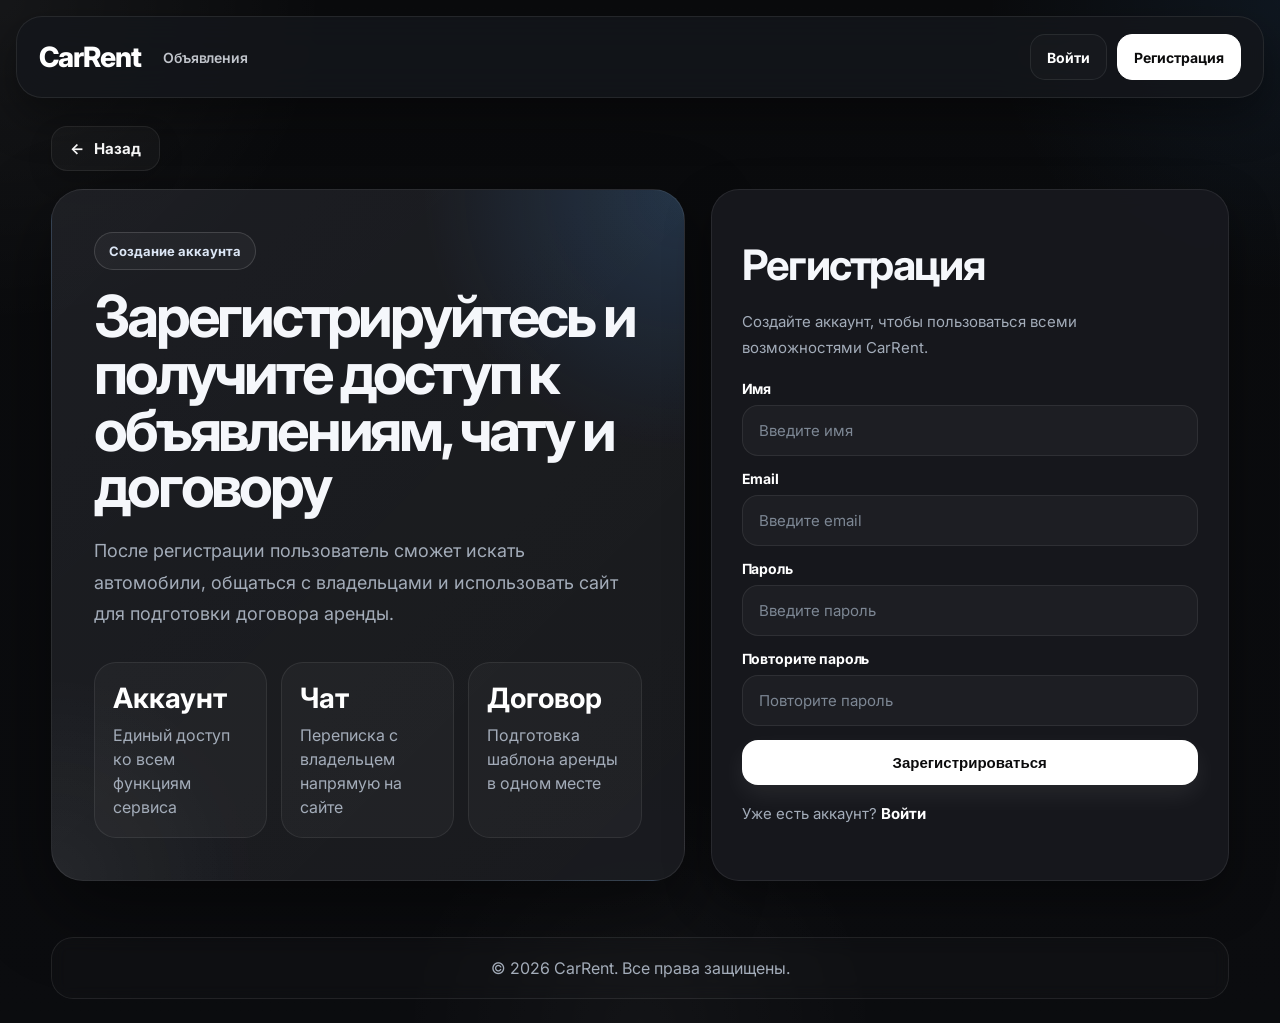
<file: car-rent-site2.0/register.html>
<!DOCTYPE html>
<html lang="ru">
<head>
    <meta charset="UTF-8">
    <meta name="viewport" content="width=device-width, initial-scale=1.0">
    <title>CarRent - Регистрация</title>
    <link rel="stylesheet" href="style.css">
    <link rel="preconnect" href="https://fonts.googleapis.com">
    <link rel="preconnect" href="https://fonts.gstatic.com" crossorigin>
    <link href="https://fonts.googleapis.com/css2?family=Inter:wght@400;500;600;700;800&display=swap" rel="stylesheet">
</head>
<body>

<header class="site-header">
    <div class="header-inner">
        <a href="listings.html" class="logo">CarRent</a>

        <nav class="main-nav">
            <a href="listings.html" class="nav-link">Объявления</a>
        </nav>

        <div class="header-actions">
            <div class="guest-actions">
                <a href="index.html" class="guest-link">Войти</a>
                <a href="register.html" class="guest-link guest-link-primary">Регистрация</a>
            </div>
        </div>
    </div>
</header>

<div class="container">
    <div class="back-row">
        <a href="javascript:history.back()" class="back-button">
            <span>←</span>
            <span>Назад</span>
        </a>
    </div>

    <section class="hero-auth">
        <div class="hero-auth__content">
            <div class="hero-auth__badge">Создание аккаунта</div>

            <h1>Зарегистрируйтесь и получите доступ к объявлениям, чату и договору</h1>

            <p>
                После регистрации пользователь сможет искать автомобили,
                общаться с владельцами и использовать сайт для подготовки
                договора аренды.
            </p>

            <div class="hero-auth__features">
                <div class="hero-auth__feature">
                    <strong>Аккаунт</strong>
                    <span>Единый доступ ко всем функциям сервиса</span>
                </div>
                <div class="hero-auth__feature">
                    <strong>Чат</strong>
                    <span>Переписка с владельцем напрямую на сайте</span>
                </div>
                <div class="hero-auth__feature">
                    <strong>Договор</strong>
                    <span>Подготовка шаблона аренды в одном месте</span>
                </div>
            </div>
        </div>

        <div class="hero-auth__form form-box">
            <div class="page-top">
                <h1>Регистрация</h1>
            </div>

            <p class="page-desc" style="margin-bottom: 20px;">
                Создайте аккаунт, чтобы пользоваться всеми возможностями CarRent.
            </p>

            <form>
                <label for="regName">Имя</label>
                <input id="regName" name="name" type="text" placeholder="Введите имя">

                <label for="regEmail">Email</label>
                <input id="regEmail" name="email" type="email" placeholder="Введите email">

                <label for="regPassword">Пароль</label>
                <input id="regPassword" name="password" type="password" placeholder="Введите пароль">

                <label for="regPasswordRepeat">Повторите пароль</label>
                <input id="regPasswordRepeat" name="password_repeat" type="password" placeholder="Повторите пароль">

                <button type="submit" class="btn" style="width: 100%;">Зарегистрироваться</button>
            </form>

            <p class="form-note" style="margin-top: 16px;">
                Уже есть аккаунт?
                <a href="index.html" style="color:#fff; font-weight:700;">Войти</a>
            </p>
        </div>
    </section>
</div>

<div class="footer">© 2026 CarRent. Все права защищены.</div>

</body>
</html>
</file>
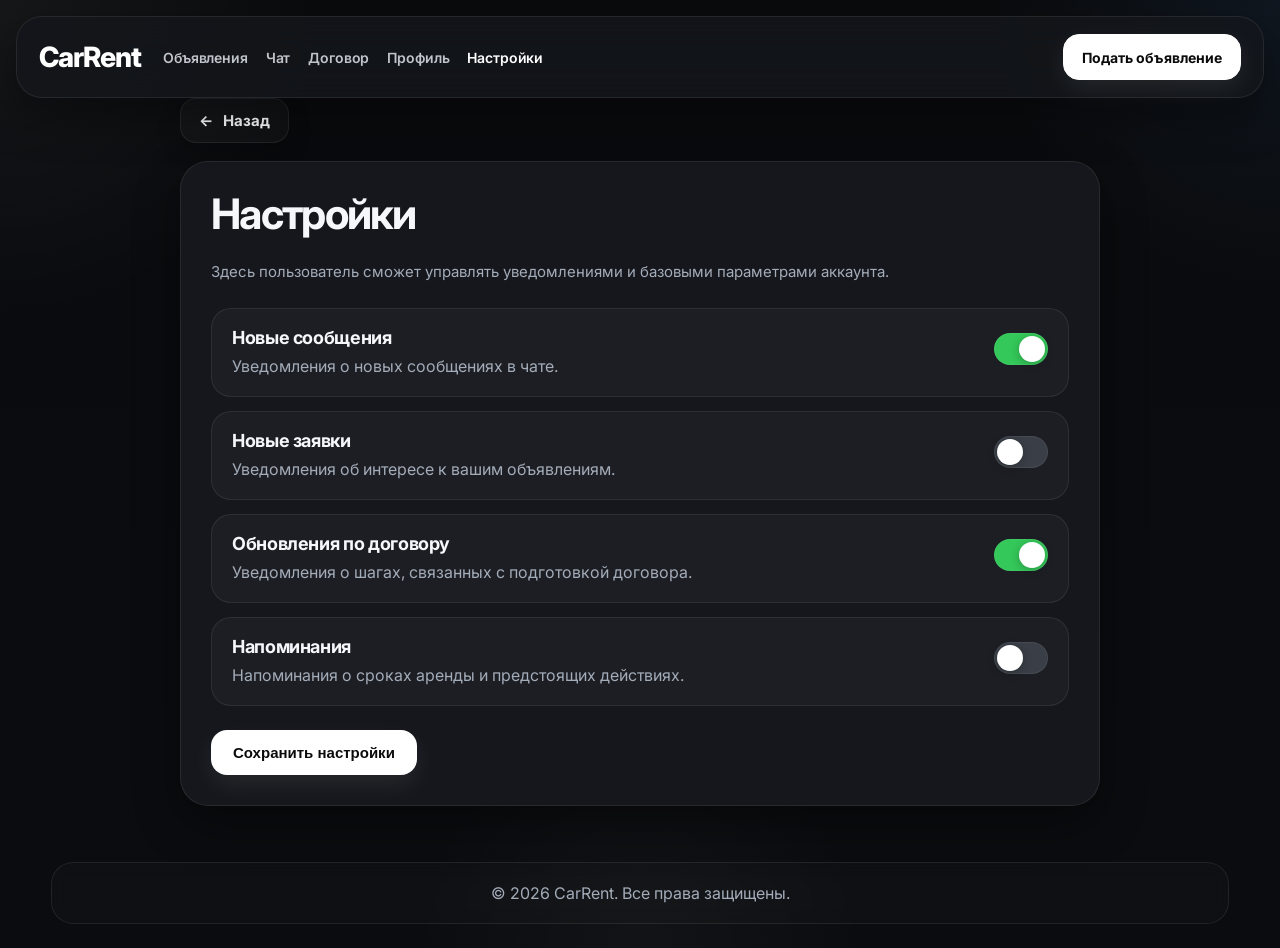
<file: car-rent-site2.0/settings.html>
<!DOCTYPE html>
<html lang="ru">
<head>
    <meta charset="UTF-8">
    <meta name="viewport" content="width=device-width, initial-scale=1.0">
    <title>CarRent - Настройки</title>
    <link rel="stylesheet" href="style.css">
    <link rel="preconnect" href="https://fonts.googleapis.com">
    <link rel="preconnect" href="https://fonts.gstatic.com" crossorigin>
    <link href="https://fonts.googleapis.com/css2?family=Inter:wght@400;500;600;700;800&display=swap" rel="stylesheet">
</head>
<body>

<header class="site-header">
    <div class="header-inner">
        <a href="listings.html" class="logo">CarRent</a>

        <nav class="main-nav">
            <a href="listings.html" class="nav-link">Объявления</a>
            <a href="chat.html" class="nav-link">Чат</a>
            <a href="contract.html" class="nav-link">Договор</a>
            <a href="profile.html" class="nav-link">Профиль</a>
            <a href="settings.html" class="nav-link active">Настройки</a>
        </nav>

        <div class="header-actions">
            <a href="add-car.html" class="header-add-btn">Подать объявление</a>
        </div>
    </div>
</header>

<div class="container settings-page">
    <div class="back-row">
        <a href="javascript:history.back()" class="back-button">
            <span>←</span>
            <span>Назад</span>
        </a>
    </div>

    <section class="settings-box">
        <div class="page-top">
            <h1>Настройки</h1>
        </div>

        <p class="page-desc" style="margin-bottom: 24px;">
            Здесь пользователь сможет управлять уведомлениями и базовыми параметрами аккаунта.
        </p>

        <section class="settings-section">
            <div class="settings-list">
                <div class="settings-item">
                    <div>
                        <h3>Новые сообщения</h3>
                        <p>Уведомления о новых сообщениях в чате.</p>
                    </div>
                    <label class="ios-switch">
                        <input type="checkbox" checked>
                        <span class="ios-slider"></span>
                    </label>
                </div>

                <div class="settings-item">
                    <div>
                        <h3>Новые заявки</h3>
                        <p>Уведомления об интересе к вашим объявлениям.</p>
                    </div>
                    <label class="ios-switch">
                        <input type="checkbox">
                        <span class="ios-slider"></span>
                    </label>
                </div>

                <div class="settings-item">
                    <div>
                        <h3>Обновления по договору</h3>
                        <p>Уведомления о шагах, связанных с подготовкой договора.</p>
                    </div>
                    <label class="ios-switch">
                        <input type="checkbox" checked>
                        <span class="ios-slider"></span>
                    </label>
                </div>

                <div class="settings-item">
                    <div>
                        <h3>Напоминания</h3>
                        <p>Напоминания о сроках аренды и предстоящих действиях.</p>
                    </div>
                    <label class="ios-switch">
                        <input type="checkbox">
                        <span class="ios-slider"></span>
                    </label>
                </div>
            </div>
        </section>

        <button class="settings-save-btn">Сохранить настройки</button>
    </section>
</div>

<div class="footer">© 2026 CarRent. Все права защищены.</div>

</body>
</html>
</file>
<file: car-rent-site2.0/style.css>
* {
    margin: 0;
    padding: 0;
    box-sizing: border-box;
}

:root {
    --bg: #0a0b0d;
    --bg-elevated: #101216;
    --card: rgba(24, 26, 31, 0.88);
    --card-solid: #17191e;
    --card-2: #1d2026;
    --line: rgba(255, 255, 255, 0.08);
    --line-strong: rgba(255, 255, 255, 0.14);
    --text: #f5f7fb;
    --muted: #a3acb9;
    --muted-2: #7d8794;
    --white: #ffffff;
    --black: #0b0b0c;
    --success: #34c759;
    --danger: #ffb4b4;
    --blue: #4da3ff;
    --blue-soft: rgba(77, 163, 255, 0.15);
    --shadow-soft: 0 10px 30px rgba(0, 0, 0, 0.28);
    --shadow-medium: 0 18px 45px rgba(0, 0, 0, 0.38);
    --shadow-hard: 0 28px 80px rgba(0, 0, 0, 0.48);
    --radius-xl: 32px;
    --radius-lg: 24px;
    --radius-md: 18px;
    --radius-sm: 14px;
    --container: 1280px;
}

html {
    scroll-behavior: smooth;
}

body {
    font-family: "Inter", Arial, sans-serif;
    color: var(--text);
    background:
        radial-gradient(circle at top left, rgba(255,255,255,0.05), transparent 20%),
        radial-gradient(circle at 100% 0%, rgba(77,163,255,0.08), transparent 18%),
        radial-gradient(circle at 50% 100%, rgba(255,255,255,0.03), transparent 20%),
        linear-gradient(180deg, #0a0b0d 0%, #0b0c0f 100%);
    min-height: 100vh;
}

a {
    text-decoration: none;
    color: inherit;
}

img {
    max-width: 100%;
}

.site-header {
    position: sticky;
    top: 0;
    z-index: 1000;
    width: calc(100% - 32px);
    max-width: var(--container);
    margin: 16px auto 0;
    border-radius: 26px;
    background: rgba(20, 22, 27, 0.82);
    backdrop-filter: blur(18px);
    -webkit-backdrop-filter: blur(18px);
    border: 1px solid var(--line);
    box-shadow: var(--shadow-medium);
}

.header-inner {
    min-height: 80px;
    display: flex;
    align-items: center;
    justify-content: space-between;
    gap: 22px;
    padding: 16px 22px;
}

.logo {
    flex-shrink: 0;
    font-size: 28px;
    font-weight: 800;
    letter-spacing: -0.03em;
    color: var(--white);
    text-decoration: none;
    cursor: pointer;
    transition: opacity 0.2s ease;
}

.logo:hover {
    opacity: 0.88;
}

.main-nav {
    display: flex;
    align-items: center;
    gap: 18px;
    flex: 1;
    flex-wrap: wrap;
}

.nav-link {
    color: #d4d8df;
    font-size: 14px;
    font-weight: 600;
    letter-spacing: -0.01em;
    transition: color 0.2s ease, opacity 0.2s ease;
    opacity: 0.9;
}

.nav-link:hover,
.nav-link.active {
    color: var(--white);
    opacity: 1;
}

.header-actions {
    display: flex;
    align-items: center;
    gap: 12px;
    flex-shrink: 0;
}

.header-add-btn {
    display: inline-flex;
    align-items: center;
    justify-content: center;
    min-height: 46px;
    padding: 0 18px;
    border-radius: 16px;
    background: var(--white);
    color: var(--black);
    font-size: 14px;
    font-weight: 700;
    border: 1px solid var(--white);
    transition: transform 0.2s ease, background 0.2s ease, box-shadow 0.2s ease;
    box-shadow: 0 8px 24px rgba(255,255,255,0.08);
}

.header-add-btn:hover {
    background: #eceff3;
    transform: translateY(-1px);
}

.guest-actions {
    display: flex;
    align-items: center;
    gap: 10px;
}

.guest-link {
    display: inline-flex;
    align-items: center;
    justify-content: center;
    min-height: 46px;
    padding: 0 16px;
    border-radius: 15px;
    background: rgba(255,255,255,0.02);
    border: 1px solid var(--line);
    color: var(--white);
    font-size: 14px;
    font-weight: 700;
    transition: background 0.2s ease, transform 0.2s ease;
}

.guest-link:hover {
    background: rgba(255,255,255,0.06);
    transform: translateY(-1px);
}

.guest-link-primary {
    background: var(--white);
    color: var(--black);
    border-color: var(--white);
}

.guest-link-primary:hover {
    background: #eceff3;
}

.profile-dropdown {
    position: relative;
}

.profile-dropdown-toggle {
    display: inline-flex;
    align-items: center;
    gap: 10px;
    min-height: 46px;
    padding: 6px 12px 6px 8px;
    border-radius: 18px;
    background: rgba(255,255,255,0.02);
    border: 1px solid var(--line);
    color: var(--white);
    box-shadow: 0 8px 20px rgba(0,0,0,0.16);
    cursor: pointer;
    transition: background 0.2s ease, transform 0.2s ease;
}

.profile-dropdown-toggle:hover {
    background: rgba(255,255,255,0.06);
    transform: translateY(-1px);
}

.profile-avatar {
    width: 34px;
    height: 34px;
    border-radius: 50%;
    background: linear-gradient(135deg, #5ba8ff, #22c1c3);
    display: flex;
    align-items: center;
    justify-content: center;
    color: #ffffff;
    font-size: 14px;
    font-weight: 800;
    flex-shrink: 0;
    box-shadow: 0 8px 18px rgba(77,163,255,0.24);
}

.profile-name {
    font-size: 14px;
    font-weight: 700;
    color: var(--white);
    white-space: nowrap;
}

.profile-arrow {
    font-size: 13px;
    color: var(--muted);
}

.profile-dropdown-menu {
    position: absolute;
    top: calc(100% + 10px);
    right: 0;
    min-width: 250px;
    padding: 10px;
    border-radius: 22px;
    background: rgba(22, 24, 29, 0.98);
    border: 1px solid var(--line);
    box-shadow: var(--shadow-hard);
    display: none;
    z-index: 100;
}

.profile-dropdown:hover .profile-dropdown-menu {
    display: block;
}

.profile-dropdown-item {
    display: flex;
    align-items: center;
    gap: 12px;
    padding: 13px 14px;
    border-radius: 14px;
    color: var(--white);
    font-size: 14px;
    font-weight: 600;
    transition: background 0.2s ease;
}

.profile-dropdown-item:hover {
    background: rgba(255,255,255,0.06);
}

.profile-dropdown-item.danger {
    color: var(--danger);
}

.profile-dropdown-item.danger:hover {
    background: rgba(255, 105, 105, 0.08);
}

.profile-dropdown-divider {
    height: 1px;
    background: var(--line);
    margin: 8px 0;
}

.menu-icon {
    width: 18px;
    text-align: center;
    flex-shrink: 0;
}

.container {
    width: min(var(--container), 92%);
    margin: 28px auto 0;
}

.back-row {
    margin-bottom: 18px;
}

.back-button {
    display: inline-flex;
    align-items: center;
    gap: 10px;
    padding: 12px 18px;
    border-radius: 16px;
    background: rgba(255,255,255,0.03);
    border: 1px solid var(--line);
    color: var(--white);
    font-size: 15px;
    font-weight: 700;
    transition: background 0.2s ease, transform 0.2s ease;
    box-shadow: 0 10px 24px rgba(0, 0, 0, 0.16);
}

.back-button:hover {
    background: rgba(255,255,255,0.07);
    transform: translateY(-1px);
}

.page-shell,
.form-box,
.filter-bar,
.contract-box,
.chat-box,
.edit-box,
.add-car-box,
.settings-box,
.listing-gallery-card,
.listing-info-card,
.listing-price-card,
.desktop-chat-panel,
.profile-card,
.profile-section {
    background: var(--card);
    border: 1px solid var(--line);
    box-shadow: var(--shadow-medium);
    border-radius: 28px;
    backdrop-filter: blur(10px);
    -webkit-backdrop-filter: blur(10px);
}

.page-shell,
.form-box,
.contract-box,
.chat-box,
.edit-box,
.add-car-box,
.settings-box,
.listing-gallery-card,
.listing-info-card,
.listing-price-card,
.desktop-chat-panel,
.profile-card,
.profile-section {
    padding: 30px;
}

.page-top,
.section-head {
    display: flex;
    align-items: center;
    justify-content: space-between;
    gap: 14px;
    flex-wrap: wrap;
    margin-bottom: 22px;
}

.page-top h1,
.section-head h2 {
    font-size: 42px;
    line-height: 1.06;
    letter-spacing: -0.04em;
}

.page-desc,
.section-head p,
.form-note,
.section-note,
.settings-text,
.empty-state p,
.contract-preview p {
    color: var(--muted);
    line-height: 1.7;
    font-size: 15px;
}

button,
.btn {
    display: inline-flex;
    align-items: center;
    justify-content: center;
    gap: 8px;
    border: none;
    cursor: pointer;
    border-radius: 16px;
    padding: 14px 22px;
    font-weight: 700;
    font-size: 15px;
    transition: transform 0.22s ease, background 0.22s ease, box-shadow 0.22s ease, color 0.22s ease, border-color 0.22s ease;
}

.btn,
button {
    color: var(--black);
    background: var(--white);
    box-shadow: 0 10px 24px rgba(255,255,255,0.07);
}

.btn:hover,
button:hover {
    transform: translateY(-2px);
    background: #edf0f3;
}

.btn-outline,
.dark-outline-btn {
    color: var(--white);
    background: rgba(255,255,255,0.04);
    border: 1px solid var(--line-strong);
    box-shadow: none;
}

.btn-outline:hover,
.dark-outline-btn:hover {
    background: rgba(255,255,255,0.08);
}

input,
textarea,
select {
    width: 100%;
    padding: 15px 16px;
    border-radius: 16px;
    border: 1px solid var(--line);
    background: rgba(255,255,255,0.03);
    color: var(--white);
    font-size: 15px;
    outline: none;
    transition: border-color 0.22s ease, box-shadow 0.22s ease, background 0.22s ease;
    margin-bottom: 14px;
    font-family: inherit;
}

input::placeholder,
textarea::placeholder {
    color: var(--muted-2);
}

input:focus,
textarea:focus,
select:focus {
    border-color: rgba(255,255,255,0.22);
    box-shadow: 0 0 0 4px rgba(255,255,255,0.04);
    background: rgba(255,255,255,0.05);
}

textarea {
    resize: vertical;
    min-height: 140px;
}

label {
    display: block;
    margin-bottom: 8px;
    color: var(--white);
    font-size: 14px;
    font-weight: 700;
    letter-spacing: -0.01em;
}

.form-grid {
    display: grid;
    grid-template-columns: repeat(2, 1fr);
    gap: 14px;
}

.form-grid > div input,
.form-grid > div select,
.form-grid > div textarea {
    margin-bottom: 0;
}

.filter-bar {
    padding: 18px;
}

.filter-bar-extended {
    display: grid;
    grid-template-columns: repeat(4, 1fr);
    gap: 12px;
    align-items: stretch;
}

.filter-bar input,
.filter-bar select {
    margin-bottom: 0;
}

.filter-actions {
    display: flex;
    gap: 10px;
    grid-column: 1 / -1;
    flex-wrap: wrap;
}

.empty-state {
    min-height: 280px;
    border: 1px dashed rgba(255,255,255,0.1);
    border-radius: 24px;
    background: rgba(255,255,255,0.02);
    display: flex;
    flex-direction: column;
    justify-content: center;
    align-items: center;
    text-align: center;
    padding: 30px;
}

.empty-state h2 {
    color: var(--white);
    margin-bottom: 10px;
    font-size: 28px;
    letter-spacing: -0.03em;
}

.cars-grid {
    display: grid;
    grid-template-columns: repeat(auto-fit, minmax(320px, 1fr));
    gap: 22px;
}

.card-empty {
    min-height: 220px;
}

.listing-details-layout {
    display: grid;
    grid-template-columns: 1.45fr 0.75fr;
    gap: 24px;
    align-items: start;
}

.listing-main-column {
    display: flex;
    flex-direction: column;
    gap: 20px;
}

.listing-breadcrumbs {
    display: flex;
    flex-wrap: wrap;
    gap: 8px;
    color: var(--muted-2);
    font-size: 14px;
    margin-bottom: 20px;
}

.listing-breadcrumbs a {
    color: var(--muted);
    transition: color 0.2s ease;
}

.listing-breadcrumbs a:hover {
    color: var(--white);
}

.listing-gallery-card h1 {
    font-size: 40px;
    margin-bottom: 20px;
    letter-spacing: -0.04em;
}

.listing-main-image-wrap {
    width: 100%;
    border-radius: 24px;
    overflow: hidden;
    background: rgba(255,255,255,0.025);
    margin-bottom: 14px;
    border: 1px solid var(--line);
}

.listing-main-image-empty {
    min-height: 420px;
}

.listing-specs-grid {
    display: grid;
    grid-template-columns: repeat(2, 1fr);
    gap: 14px;
}

.listing-spec-item {
    background: rgba(255,255,255,0.03);
    border: 1px solid var(--line);
    border-radius: 18px;
    padding: 14px 16px;
}

.listing-spec-item span {
    display: block;
    color: var(--muted-2);
    font-size: 13px;
    margin-bottom: 6px;
}

.listing-spec-item strong {
    font-size: 17px;
    letter-spacing: -0.02em;
}

.listing-location-box {
    display: flex;
    flex-direction: column;
    gap: 14px;
}

.listing-location-top {
    padding: 14px 16px;
    background: rgba(255,255,255,0.03);
    border: 1px solid var(--line);
    border-radius: 16px;
    color: #d8dee8;
}

.listing-map-placeholder {
    height: 260px;
    border-radius: 22px;
    background:
        linear-gradient(rgba(17,18,20,0.45), rgba(17,18,20,0.45)),
        repeating-linear-gradient(45deg, #2b2e34, #2b2e34 12px, #1a1c20 12px, #1a1c20 24px);
    border: 1px solid var(--line);
    display: flex;
    align-items: center;
    justify-content: center;
}

.listing-map-placeholder span {
    font-size: 28px;
    font-weight: 700;
}

.listing-side-column {
    position: sticky;
    top: 96px;
}

.listing-price {
    font-size: 36px;
    font-weight: 800;
    margin-bottom: 10px;
    letter-spacing: -0.04em;
}

.listing-rating-line,
.listing-status-line {
    color: #d4d8df;
    margin-bottom: 10px;
}

.listing-owner-card {
    display: flex;
    align-items: center;
    gap: 14px;
    margin: 20px 0;
    padding: 16px;
    background: rgba(255,255,255,0.03);
    border: 1px solid var(--line);
    border-radius: 18px;
}

.listing-owner-avatar {
    width: 58px;
    height: 58px;
    border-radius: 50%;
    background: linear-gradient(135deg, #5ba8ff, #22c1c3);
    display: flex;
    align-items: center;
    justify-content: center;
    color: #ffffff;
    font-size: 26px;
    font-weight: 700;
    flex-shrink: 0;
    box-shadow: 0 8px 20px rgba(77,163,255,0.2);
}

.listing-owner-card h3 {
    margin-bottom: 4px;
}

.listing-owner-card p {
    color: var(--muted);
}

.listing-side-actions {
    display: flex;
    flex-direction: column;
    gap: 10px;
    margin-bottom: 18px;
}

.listing-side-tags {
    display: flex;
    flex-wrap: wrap;
    gap: 8px;
}

.listing-side-tags span {
    padding: 8px 12px;
    border-radius: 999px;
    background: rgba(255,255,255,0.03);
    border: 1px solid var(--line);
    color: #d4d8df;
    font-size: 13px;
    font-weight: 600;
}

.desktop-chat-layout {
    display: grid;
    grid-template-columns: 360px 1fr;
    gap: 22px;
    align-items: start;
}

.desktop-chat-panel {
    min-height: 100%;
}

.desktop-chat-search {
    margin-bottom: 16px;
}

.desktop-chat-search input {
    margin-bottom: 0;
}

.desktop-chat-filters {
    display: flex;
    gap: 10px;
    flex-wrap: wrap;
    margin-bottom: 18px;
}

.chat-filter-btn {
    background: rgba(255,255,255,0.04);
    color: var(--white);
    border: 1px solid var(--line-strong);
    border-radius: 14px;
    box-shadow: none;
    padding: 12px 16px;
    font-size: 14px;
    font-weight: 600;
}

.chat-filter-btn.active {
    background: var(--white);
    color: var(--black);
    border-color: var(--white);
}

.small-empty {
    min-height: 220px;
}

.desktop-chat-placeholder {
    min-height: 520px;
    display: flex;
    flex-direction: column;
    justify-content: center;
    align-items: center;
    text-align: center;
    padding: 30px;
}

.desktop-chat-placeholder h2 {
    font-size: 34px;
    margin-bottom: 12px;
    letter-spacing: -0.04em;
}

.desktop-chat-placeholder p {
    max-width: 560px;
    color: var(--muted);
    line-height: 1.7;
}

.desktop-chat-actions {
    display: flex;
    gap: 12px;
    flex-wrap: wrap;
    justify-content: center;
    margin-top: 20px;
}

.contract-preview {
    margin-top: 20px;
    padding: 22px;
    border-radius: 22px;
    background: rgba(255,255,255,0.03);
    border: 1px solid var(--line);
    line-height: 1.8;
    color: #d4d8df;
}

.contract-preview h3 {
    margin-bottom: 12px;
    color: #fff;
}

.profile-layout {
    display: grid;
    grid-template-columns: 320px 1fr;
    gap: 22px;
    align-items: start;
}

.profile-card h2,
.profile-section h2 {
    margin-bottom: 16px;
}

.profile-info-list {
    display: flex;
    flex-direction: column;
    gap: 12px;
    color: #d4d8df;
}

.profile-info-item span {
    display: block;
    color: var(--muted-2);
    font-size: 13px;
    margin-bottom: 4px;
}

.profile-actions {
    display: flex;
    flex-direction: column;
    gap: 10px;
    margin-top: 20px;
}

.settings-page {
    max-width: 920px;
    margin: 0 auto;
}

.settings-section + .settings-section {
    margin-top: 28px;
}

.settings-list {
    display: flex;
    flex-direction: column;
    gap: 14px;
}

.settings-item {
    display: flex;
    align-items: center;
    justify-content: space-between;
    gap: 18px;
    padding: 18px 20px;
    border-radius: 20px;
    background: rgba(255,255,255,0.03);
    border: 1px solid var(--line);
}

.settings-item h3 {
    font-size: 18px;
    margin-bottom: 6px;
    letter-spacing: -0.02em;
}

.settings-item p {
    color: var(--muted);
    line-height: 1.5;
}

.settings-save-btn {
    margin-top: 24px;
}

.ios-switch {
    position: relative;
    display: inline-block;
    width: 54px;
    height: 32px;
    flex-shrink: 0;
}

.ios-switch input {
    opacity: 0;
    width: 0;
    height: 0;
    position: absolute;
}

.ios-slider {
    position: absolute;
    inset: 0;
    cursor: pointer;
    background: #3a3f47;
    border-radius: 999px;
    transition: 0.25s;
    border: 1px solid rgba(255,255,255,0.06);
}

.ios-slider::before {
    content: "";
    position: absolute;
    height: 26px;
    width: 26px;
    left: 2px;
    top: 2px;
    background: #ffffff;
    border-radius: 50%;
    transition: 0.25s;
    box-shadow: 0 2px 8px rgba(0,0,0,0.25);
}

.ios-switch input:checked + .ios-slider {
    background: var(--success);
}

.ios-switch input:checked + .ios-slider::before {
    transform: translateX(22px);
}

.footer {
    width: min(var(--container), 92%);
    margin: 56px auto 24px;
    padding: 20px;
    border-radius: 22px;
    text-align: center;
    color: var(--muted);
    background: rgba(255,255,255,0.02);
    border: 1px solid var(--line);
    backdrop-filter: blur(8px);
    -webkit-backdrop-filter: blur(8px);
}

.hero-auth {
    display: grid;
    grid-template-columns: 1.1fr 0.9fr;
    gap: 26px;
    align-items: stretch;
}

.hero-auth__content {
    position: relative;
    overflow: hidden;
    min-height: 620px;
    border-radius: 32px;
    padding: 42px;
    border: 1px solid var(--line);
    background:
        linear-gradient(135deg, rgba(255,255,255,0.04), rgba(255,255,255,0.02)),
        radial-gradient(circle at top right, rgba(77,163,255,0.18), transparent 28%),
        radial-gradient(circle at bottom left, rgba(255,255,255,0.05), transparent 22%),
        rgba(24, 26, 31, 0.72);
    box-shadow: var(--shadow-hard);
    display: flex;
    flex-direction: column;
    justify-content: center;
}

.hero-auth__badge,
.listings-hero__badge {
    display: inline-flex;
    width: fit-content;
    align-items: center;
    justify-content: center;
    min-height: 38px;
    padding: 0 14px;
    border-radius: 999px;
    border: 1px solid var(--line-strong);
    background: rgba(255,255,255,0.04);
    color: #dce6f5;
    font-size: 13px;
    font-weight: 700;
    margin-bottom: 18px;
}

.hero-auth__content h1,
.listings-hero h1 {
    font-size: 58px;
    line-height: 0.98;
    letter-spacing: -0.055em;
    margin-bottom: 20px;
    max-width: 780px;
}

.hero-auth__content p,
.listings-hero p {
    max-width: 660px;
    color: var(--muted);
    font-size: 18px;
    line-height: 1.75;
}

.hero-auth__features {
    display: grid;
    grid-template-columns: repeat(3, 1fr);
    gap: 14px;
    margin-top: 32px;
}

.hero-auth__feature {
    padding: 18px;
    border-radius: 22px;
    border: 1px solid var(--line);
    background: rgba(255,255,255,0.03);
}

.hero-auth__feature strong {
    display: block;
    font-size: 28px;
    margin-bottom: 8px;
    color: var(--white);
}

.hero-auth__feature span {
    color: var(--muted);
    line-height: 1.5;
}

.hero-auth__form {
    display: flex;
    flex-direction: column;
    justify-content: center;
}

.listings-hero {
    display: flex;
    justify-content: space-between;
    align-items: end;
    gap: 20px;
    padding: 34px 36px;
    border-radius: 30px;
    border: 1px solid var(--line);
    background:
        linear-gradient(135deg, rgba(255,255,255,0.03), rgba(255,255,255,0.015)),
        radial-gradient(circle at right top, rgba(77,163,255,0.16), transparent 30%),
        rgba(24, 26, 31, 0.78);
    box-shadow: var(--shadow-medium);
    margin-bottom: 22px;
}

.listings-hero__content {
    max-width: 820px;
}

.listings-hero__actions {
    display: flex;
    gap: 12px;
    flex-wrap: wrap;
    justify-content: flex-end;
}

.catalog-head {
    display: flex;
    justify-content: space-between;
    align-items: end;
    gap: 18px;
    margin-bottom: 18px;
}

.catalog-head h2 {
    font-size: 30px;
    letter-spacing: -0.04em;
    margin-bottom: 6px;
}

.catalog-head p {
    color: var(--muted);
}

@media (max-width: 1100px) {
    .header-inner {
        flex-wrap: wrap;
    }

    .main-nav {
        order: 3;
        width: 100%;
        padding-top: 4px;
    }

    .header-actions {
        margin-left: auto;
    }

    .listing-details-layout,
    .profile-layout,
    .desktop-chat-layout,
    .hero-auth {
        grid-template-columns: 1fr;
    }

    .listing-side-column {
        position: static;
    }

    .hero-auth__content {
        min-height: auto;
    }

    .listings-hero {
        flex-direction: column;
        align-items: flex-start;
    }

    .listings-hero__actions {
        justify-content: flex-start;
    }
}

@media (max-width: 860px) {
    .filter-bar-extended,
    .form-grid,
    .listing-specs-grid,
    .hero-auth__features {
        grid-template-columns: 1fr;
    }

    .page-top h1,
    .section-head h2 {
        font-size: 34px;
    }

    .listing-gallery-card h1,
    .desktop-chat-placeholder h2 {
        font-size: 30px;
    }

    .hero-auth__content h1,
    .listings-hero h1 {
        font-size: 40px;
        line-height: 1.02;
    }

    .listings-hero {
        padding: 26px;
    }
}

@media (max-width: 760px) {
    .site-header {
        width: calc(100% - 20px);
        margin-top: 10px;
        border-radius: 20px;
    }

    .header-inner {
        padding: 14px 16px;
        gap: 14px;
    }

    .logo {
        font-size: 24px;
    }

    .main-nav {
        gap: 12px;
    }

    .nav-link {
        font-size: 13px;
    }

    .profile-name {
        display: none;
    }

    .guest-actions {
        gap: 8px;
    }

    .header-add-btn,
    .guest-link {
        min-height: 42px;
        padding: 0 14px;
        font-size: 13px;
    }
}

@media (max-width: 560px) {
    .header-actions {
        width: 100%;
        justify-content: space-between;
    }

    .header-add-btn {
        flex: 1;
    }

    .main-nav {
        justify-content: space-between;
    }

    .page-shell,
    .form-box,
    .contract-box,
    .chat-box,
    .edit-box,
    .add-car-box,
    .settings-box,
    .listing-gallery-card,
    .listing-info-card,
    .listing-price-card,
    .desktop-chat-panel,
    .profile-card,
    .profile-section {
        padding: 22px;
    }
}
</file>
